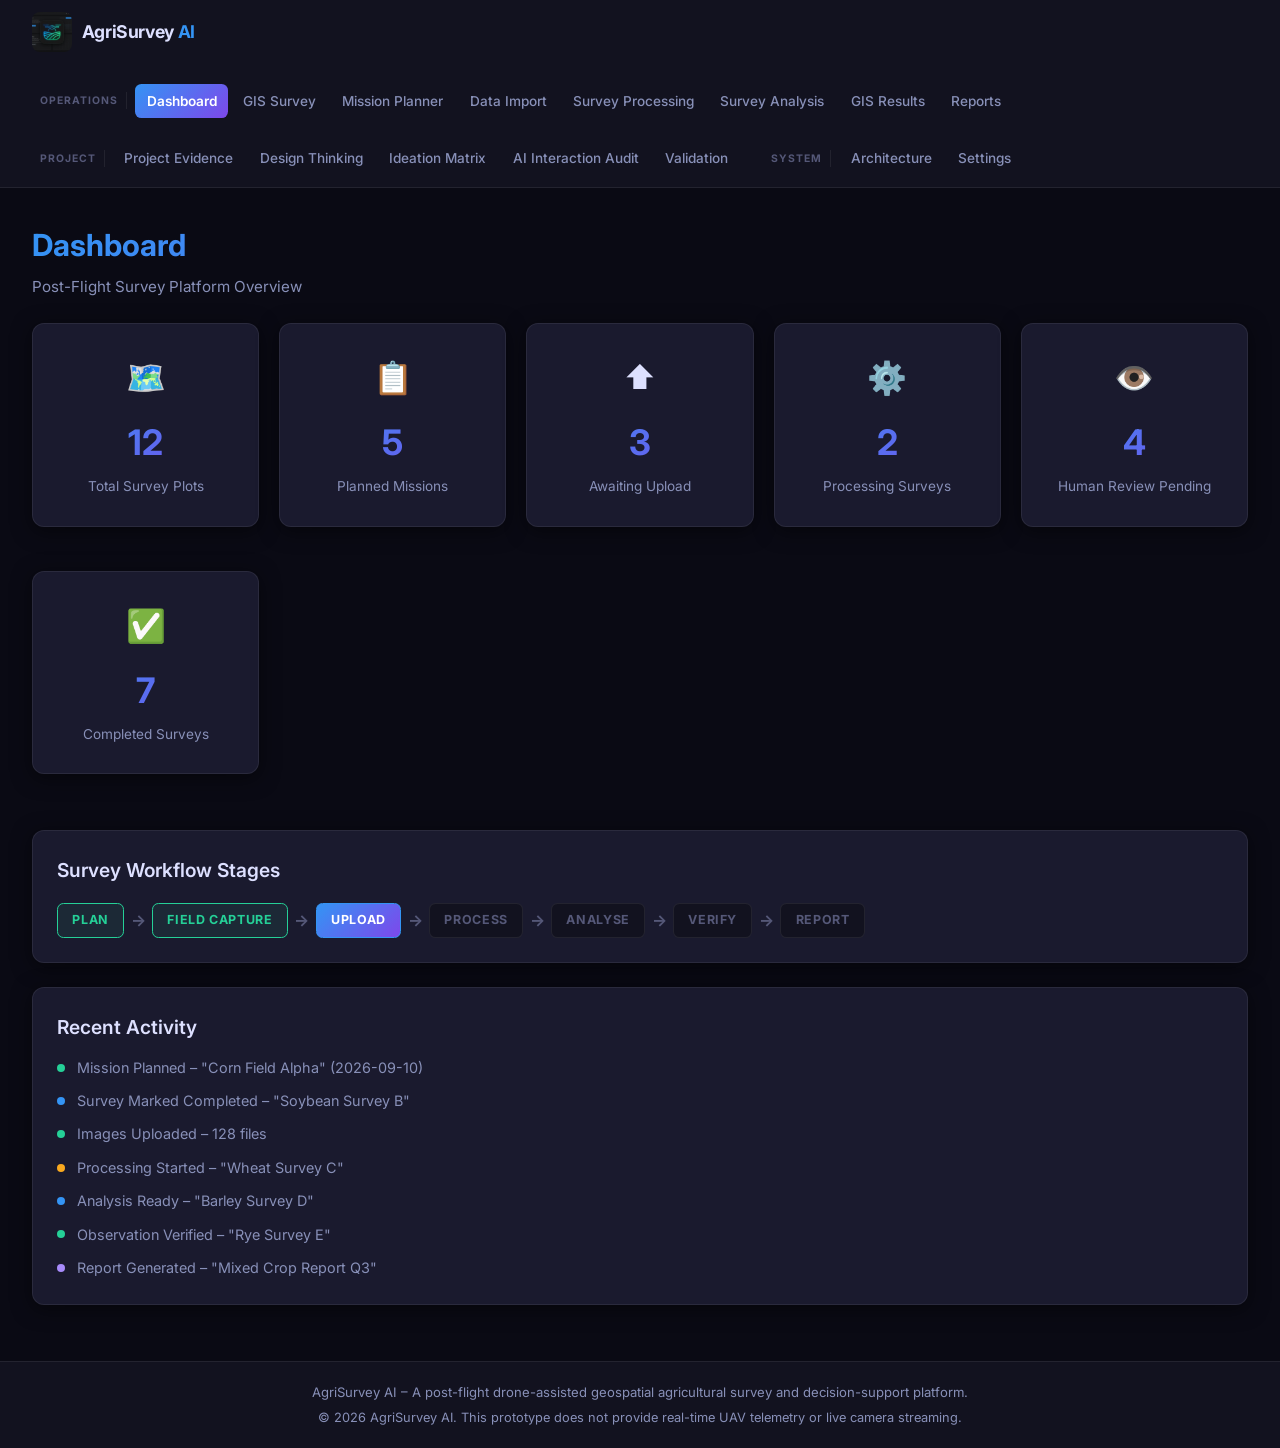
<file: index.html>
<!DOCTYPE html>
<html lang="en">
<head>
  <meta charset="UTF-8" />
  <meta name="viewport" content="width=device-width, initial-scale=1.0" />
  <title>AgriSurvey AI – Dashboard</title>
  <meta name="description" content="AgriSurvey AI – post-flight drone-assisted geospatial agricultural survey and decision-support platform." />
  <link rel="stylesheet" href="style.css" />
</head>
<body>

  <header>
    <div class="header-inner">
      <div class="brand">
        <img src="logo.jpg" alt="AgriSurvey AI" class="logo-img" />
        <span class="brand-name">AgriSurvey <span class="brand-accent">AI</span></span>
      </div>
      <nav>
        <div class="nav-group">
          <span class="nav-label">OPERATIONS</span>
          <a href="index.html" class="active">Dashboard</a>
          <a href="gis_survey.html">GIS Survey</a>
          <a href="mission_planner.html">Mission Planner</a>
          <a href="data_import.html">Data Import</a>
          <a href="processing.html">Survey Processing</a>
          <a href="survey_analysis.html">Survey Analysis</a>
          <a href="gis_results.html">GIS Results</a>
          <a href="reports.html">Reports</a>
        </div>
        <div class="nav-group">
          <span class="nav-label">PROJECT</span>
          <a href="evidence.html">Project Evidence</a>
          <a href="design_thinking.html">Design Thinking</a>
          <a href="ideation.html">Ideation Matrix</a>
          <a href="ai_audit.html">AI Interaction Audit</a>
          <a href="validation.html">Validation</a>
        </div>
        <div class="nav-group">
          <span class="nav-label">SYSTEM</span>
          <a href="architecture.html">Architecture</a>
          <a href="settings.html">Settings</a>
        </div>
      </nav>
    </div>
  </header>

  <main class="main-content">
    <h1>Dashboard</h1>
    <p class="subtitle">Post-Flight Survey Platform Overview</p>

    <div class="grid-3" style="margin-top:1.5rem;">
      <div class="card stat-card">
        <div class="stat-icon">🗺️</div>
        <div class="stat-value">12</div>
        <div class="stat-label">Total Survey Plots</div>
      </div>
      <div class="card stat-card">
        <div class="stat-icon">📋</div>
        <div class="stat-value">5</div>
        <div class="stat-label">Planned Missions</div>
      </div>
      <div class="card stat-card">
        <div class="stat-icon">⬆️</div>
        <div class="stat-value">3</div>
        <div class="stat-label">Awaiting Upload</div>
      </div>
      <div class="card stat-card">
        <div class="stat-icon">⚙️</div>
        <div class="stat-value">2</div>
        <div class="stat-label">Processing Surveys</div>
      </div>
      <div class="card stat-card">
        <div class="stat-icon">👁️</div>
        <div class="stat-value">4</div>
        <div class="stat-label">Human Review Pending</div>
      </div>
      <div class="card stat-card">
        <div class="stat-icon">✅</div>
        <div class="stat-value">7</div>
        <div class="stat-label">Completed Surveys</div>
      </div>
    </div>

    <!-- Project Workflow Banner -->
    <div class="card" style="margin-top:2rem;">
      <h2>Survey Workflow Stages</h2>
      <div class="workflow-bar">
        <div class="wf-step done">PLAN</div>
        <div class="wf-arrow">→</div>
        <div class="wf-step done">FIELD CAPTURE</div>
        <div class="wf-arrow">→</div>
        <div class="wf-step active">UPLOAD</div>
        <div class="wf-arrow">→</div>
        <div class="wf-step">PROCESS</div>
        <div class="wf-arrow">→</div>
        <div class="wf-step">ANALYSE</div>
        <div class="wf-arrow">→</div>
        <div class="wf-step">VERIFY</div>
        <div class="wf-arrow">→</div>
        <div class="wf-step">REPORT</div>
      </div>
    </div>

    <!-- Recent Activity -->
    <div class="card">
      <h2>Recent Activity</h2>
      <ul class="activity-list">
        <li><span class="act-dot green"></span> Mission Planned – "Corn Field Alpha" (2026-09-10)</li>
        <li><span class="act-dot blue"></span> Survey Marked Completed – "Soybean Survey B"</li>
        <li><span class="act-dot green"></span> Images Uploaded – 128 files</li>
        <li><span class="act-dot yellow"></span> Processing Started – "Wheat Survey C"</li>
        <li><span class="act-dot blue"></span> Analysis Ready – "Barley Survey D"</li>
        <li><span class="act-dot green"></span> Observation Verified – "Rye Survey E"</li>
        <li><span class="act-dot purple"></span> Report Generated – "Mixed Crop Report Q3"</li>
      </ul>
    </div>
  </main>

  <footer>
    <p>AgriSurvey AI – A post-flight drone-assisted geospatial agricultural survey and decision-support platform.</p>
    <p style="margin-top:0.25rem; font-size:0.8rem; color:var(--text-secondary);">&copy; 2026 AgriSurvey AI. This prototype does not provide real-time UAV telemetry or live camera streaming.</p>
  </footer>

</body>
</html>
</file>
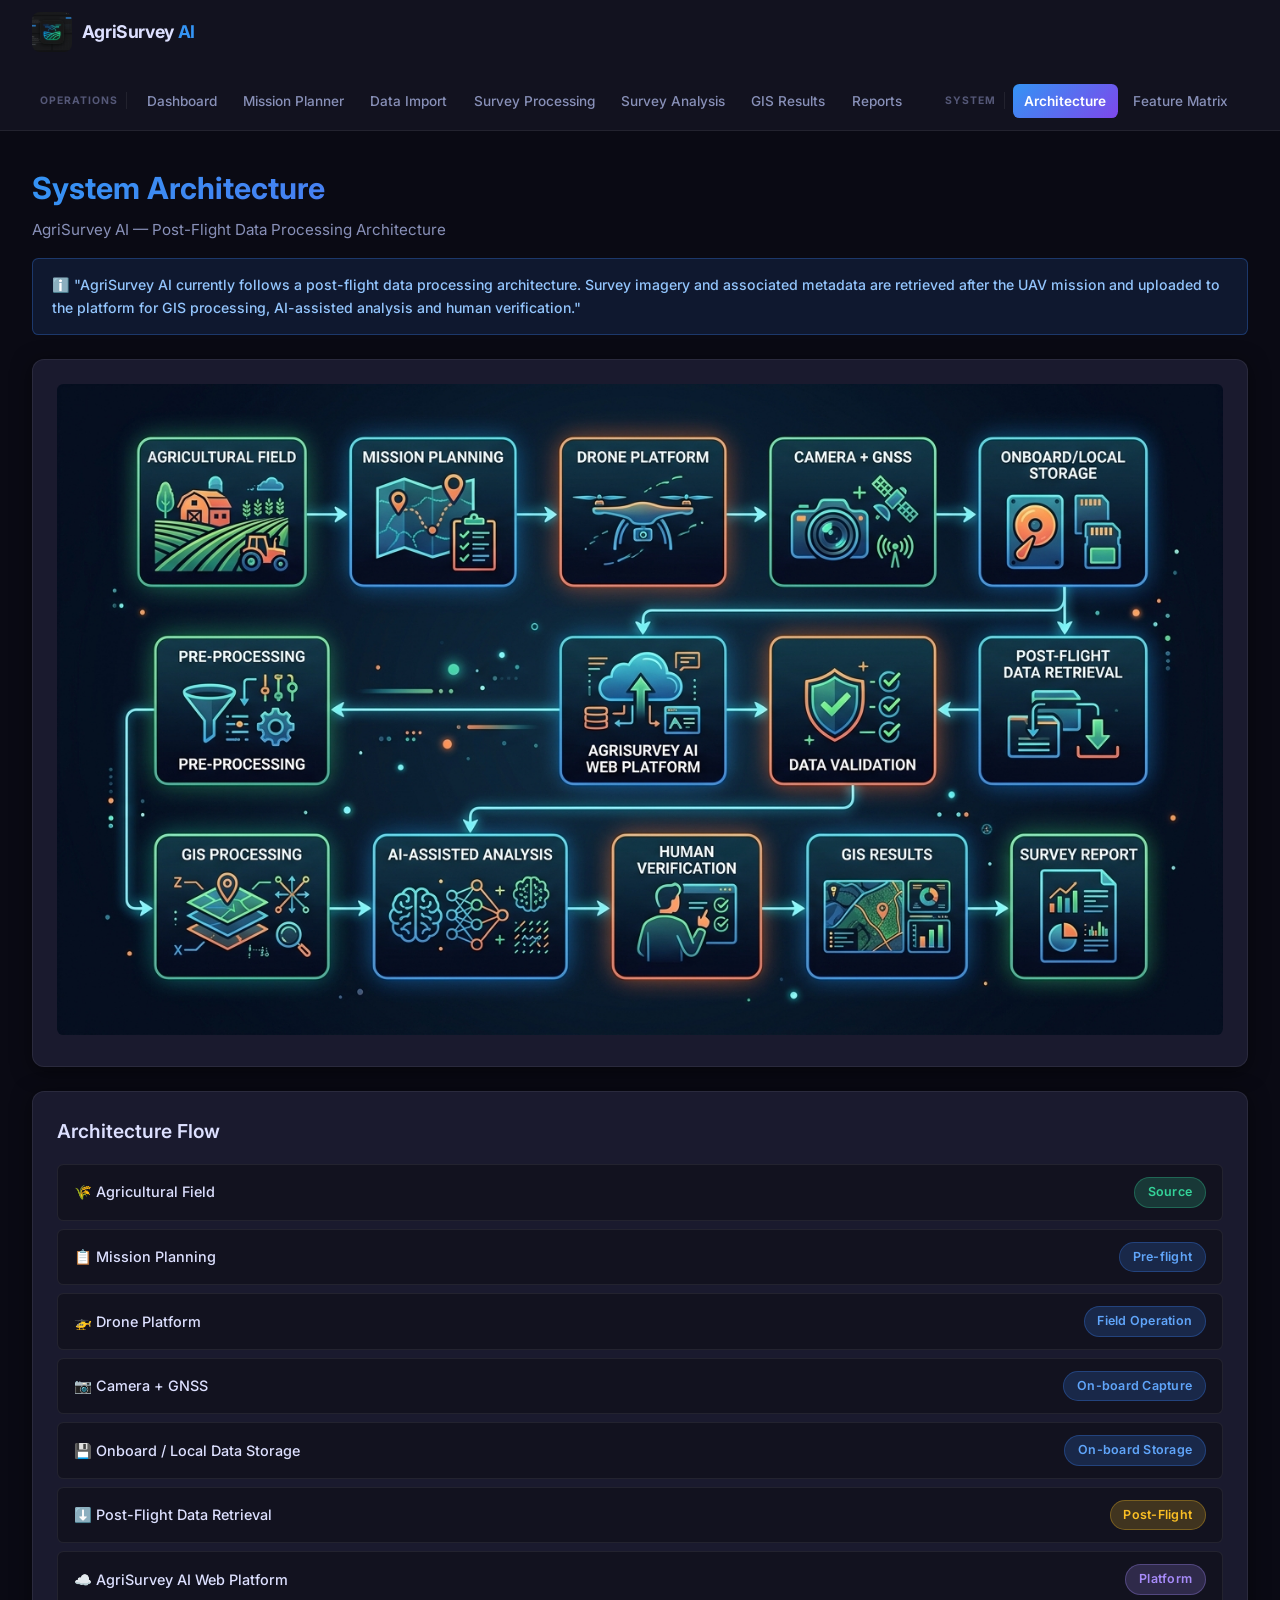
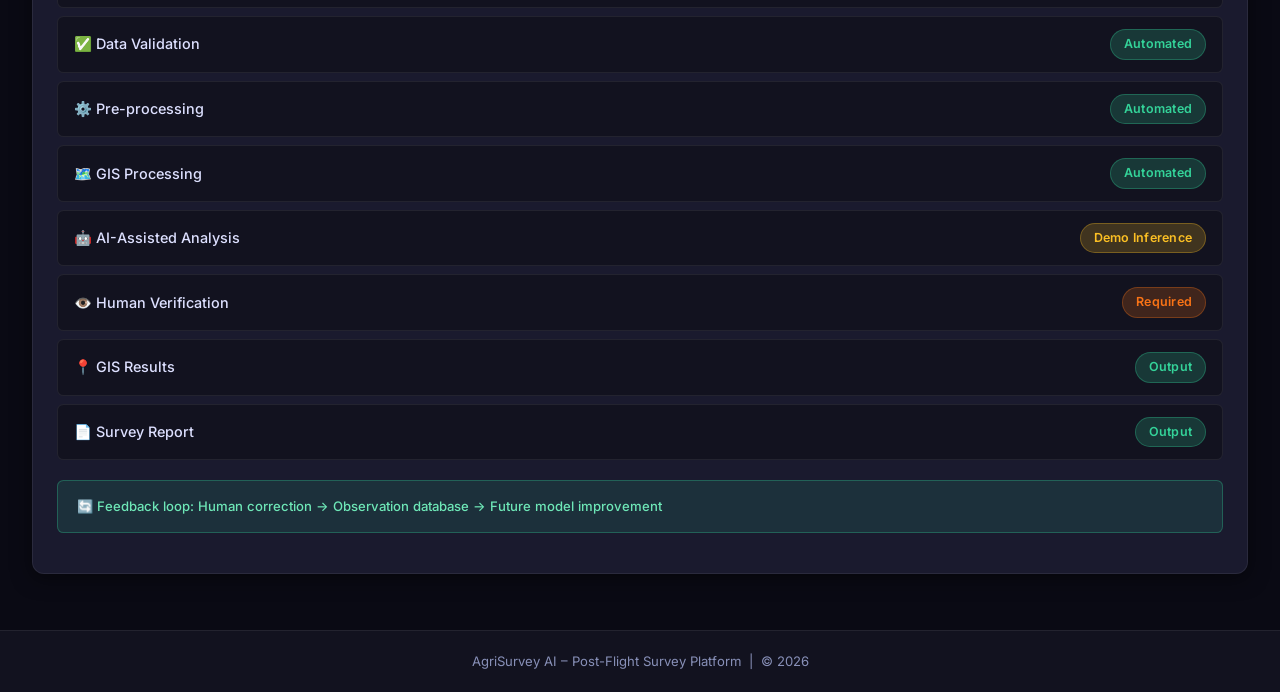
<file: architecture.html>
<!DOCTYPE html>
<html lang="en">
<head>
  <meta charset="UTF-8" />
  <meta name="viewport" content="width=device-width, initial-scale=1.0" />
  <title>AgriSurvey AI – Architecture</title>
  <meta name="description" content="System architecture for AgriSurvey AI post-flight survey platform." />
  <link rel="stylesheet" href="style.css" />
</head>
<body>
  <header>
    <div class="header-inner">
      <div class="brand">
        <img src="logo.jpg" alt="AgriSurvey AI" class="logo-img" />
        <span class="brand-name">AgriSurvey <span class="brand-accent">AI</span></span>
      </div>
      <nav>
        <div class="nav-group">
          <span class="nav-label">OPERATIONS</span>
          <a href="index.html">Dashboard</a>
          <a href="mission_planner.html">Mission Planner</a>
          <a href="data_import.html">Data Import</a>
          <a href="processing.html">Survey Processing</a>
          <a href="survey_analysis.html">Survey Analysis</a>
          <a href="gis_results.html">GIS Results</a>
          <a href="reports.html">Reports</a>
        </div>
        <div class="nav-group">
          <span class="nav-label">SYSTEM</span>
          <a href="architecture.html" class="active">Architecture</a>
          <a href="feature_matrix.html">Feature Matrix</a>
        </div>
      </nav>
    </div>
  </header>

  <main class="main-content">
    <h1>System Architecture</h1>
    <p class="subtitle">AgriSurvey AI — Post-Flight Data Processing Architecture</p>

    <div class="banner banner-info" style="margin-top:1rem;">
      ℹ️ "AgriSurvey AI currently follows a post-flight data processing architecture. Survey imagery and associated metadata are retrieved after the UAV mission and uploaded to the platform for GIS processing, AI-assisted analysis and human verification."
    </div>

    <div class="card" style="text-align:center; margin-top:1.5rem;">
      <img src="architecture_diagram.jpg" alt="AgriSurvey AI System Architecture Diagram" style="max-width:100%; border-radius:var(--radius-sm);" />
    </div>

    <div class="card">
      <h2>Architecture Flow</h2>
      <div class="pipeline">
        <div class="pipeline-step"><span class="pipeline-step-name">🌾 Agricultural Field</span><span class="badge badge-green">Source</span></div>
        <div class="pipeline-step"><span class="pipeline-step-name">📋 Mission Planning</span><span class="badge badge-blue">Pre-flight</span></div>
        <div class="pipeline-step"><span class="pipeline-step-name">🚁 Drone Platform</span><span class="badge badge-blue">Field Operation</span></div>
        <div class="pipeline-step"><span class="pipeline-step-name">📷 Camera + GNSS</span><span class="badge badge-blue">On-board Capture</span></div>
        <div class="pipeline-step"><span class="pipeline-step-name">💾 Onboard / Local Data Storage</span><span class="badge badge-blue">On-board Storage</span></div>
        <div class="pipeline-step"><span class="pipeline-step-name">⬇️ Post-Flight Data Retrieval</span><span class="badge badge-yellow">Post-Flight</span></div>
        <div class="pipeline-step"><span class="pipeline-step-name">☁️ AgriSurvey AI Web Platform</span><span class="badge badge-purple">Platform</span></div>
        <div class="pipeline-step"><span class="pipeline-step-name">✅ Data Validation</span><span class="badge badge-green">Automated</span></div>
        <div class="pipeline-step"><span class="pipeline-step-name">⚙️ Pre-processing</span><span class="badge badge-green">Automated</span></div>
        <div class="pipeline-step"><span class="pipeline-step-name">🗺️ GIS Processing</span><span class="badge badge-green">Automated</span></div>
        <div class="pipeline-step"><span class="pipeline-step-name">🤖 AI-Assisted Analysis</span><span class="badge badge-yellow">Demo Inference</span></div>
        <div class="pipeline-step"><span class="pipeline-step-name">👁️ Human Verification</span><span class="badge badge-orange">Required</span></div>
        <div class="pipeline-step"><span class="pipeline-step-name">📍 GIS Results</span><span class="badge badge-green">Output</span></div>
        <div class="pipeline-step"><span class="pipeline-step-name">📄 Survey Report</span><span class="badge badge-green">Output</span></div>
      </div>
      <div class="banner banner-success" style="margin-top:1.25rem; font-size:0.82rem;">
        🔄 Feedback loop: Human correction → Observation database → Future model improvement
      </div>
    </div>
  </main>

  <footer>
    <p>AgriSurvey AI – Post-Flight Survey Platform &nbsp;|&nbsp; &copy; 2026</p>
  </footer>
</body>
</html>
</file>
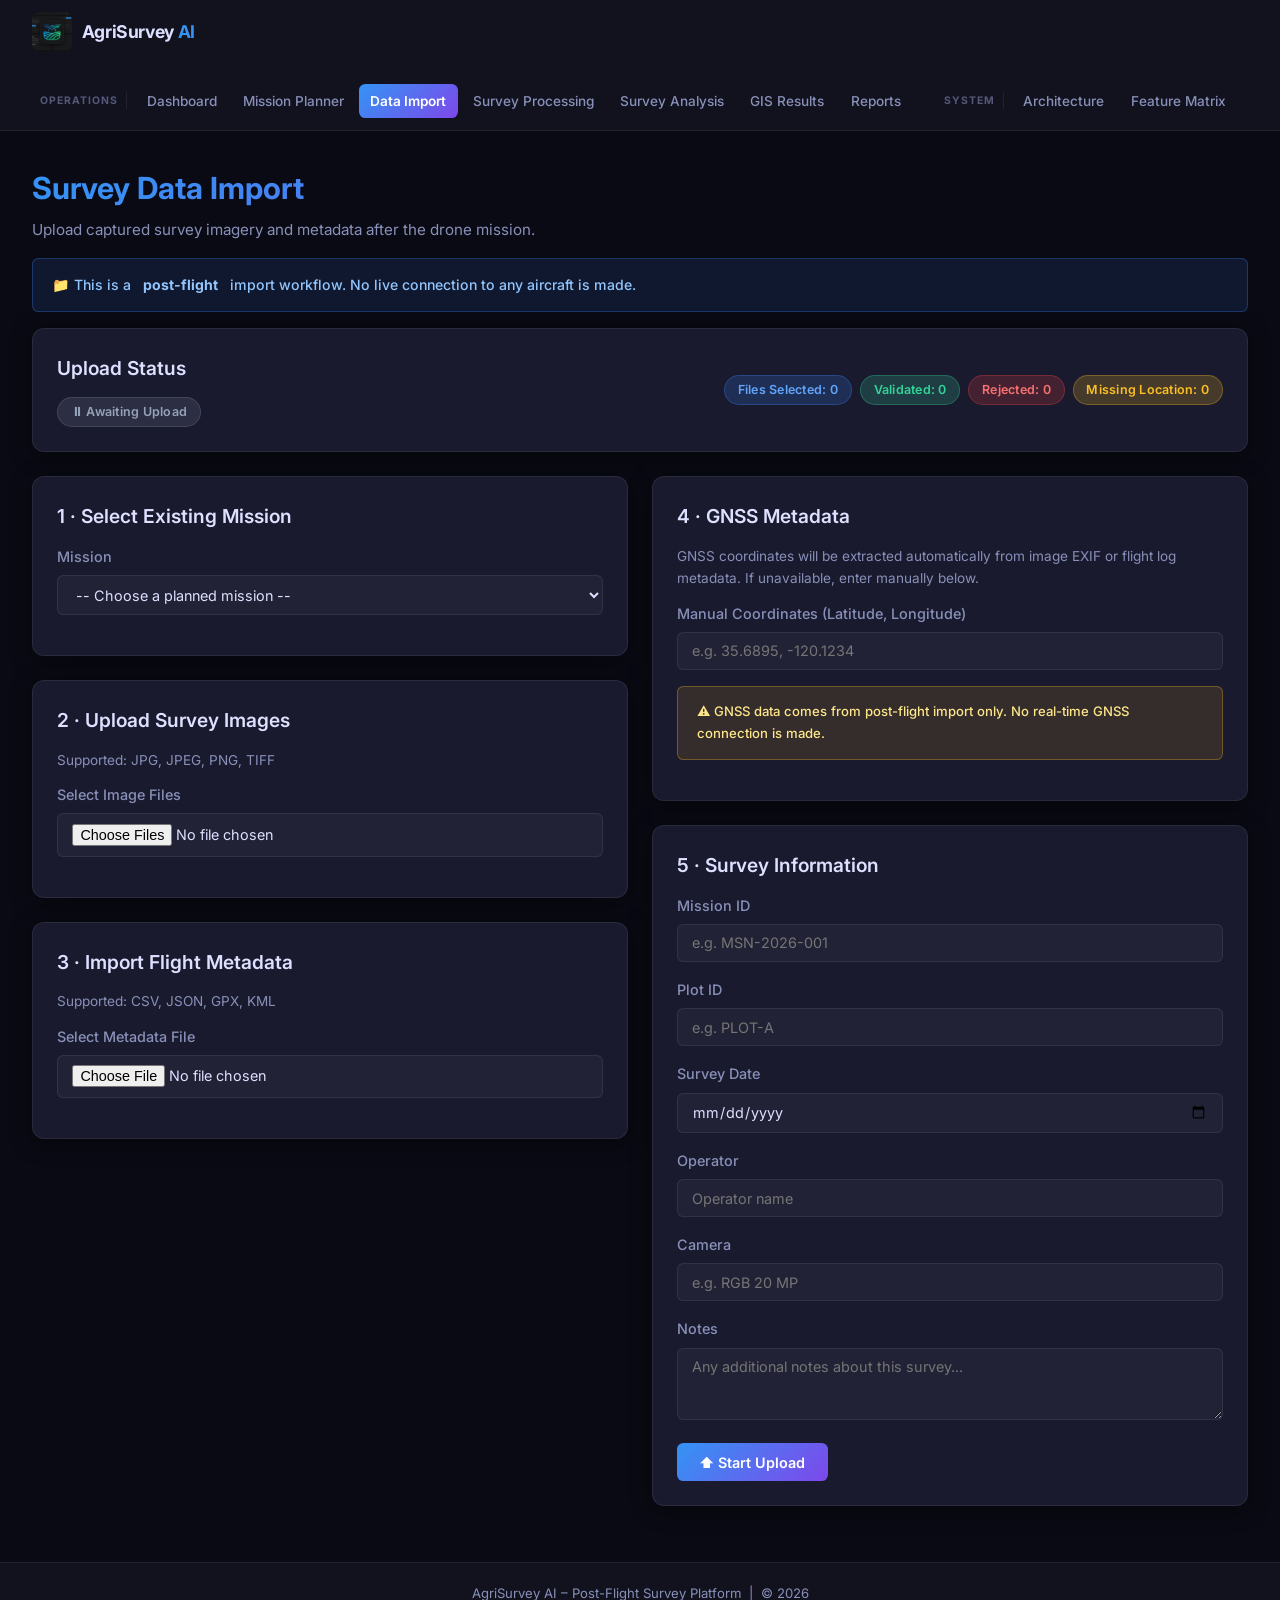
<file: data_import.html>
<!DOCTYPE html>
<html lang="en">
<head>
  <meta charset="UTF-8" />
  <meta name="viewport" content="width=device-width, initial-scale=1.0" />
  <title>AgriSurvey AI – Survey Data Import</title>
  <meta name="description" content="Import post-flight survey images and metadata for processing." />
  <link rel="stylesheet" href="style.css" />
</head>
<body>
  <header>
    <div class="header-inner">
      <div class="brand">
        <img src="logo.jpg" alt="AgriSurvey AI" class="logo-img" />
        <span class="brand-name">AgriSurvey <span class="brand-accent">AI</span></span>
      </div>
      <nav>
        <div class="nav-group">
          <span class="nav-label">OPERATIONS</span>
          <a href="index.html">Dashboard</a>
          <a href="mission_planner.html">Mission Planner</a>
          <a href="data_import.html" class="active">Data Import</a>
          <a href="processing.html">Survey Processing</a>
          <a href="survey_analysis.html">Survey Analysis</a>
          <a href="gis_results.html">GIS Results</a>
          <a href="reports.html">Reports</a>
        </div>
        <div class="nav-group">
          <span class="nav-label">SYSTEM</span>
          <a href="architecture.html">Architecture</a>
          <a href="feature_matrix.html">Feature Matrix</a>
        </div>
      </nav>
    </div>
  </header>

  <main class="main-content">
    <h1>Survey Data Import</h1>
    <p class="subtitle">Upload captured survey imagery and metadata after the drone mission.</p>

    <div class="banner banner-info" style="margin-top:1rem;">
      📁 This is a <strong>post-flight</strong> import workflow. No live connection to any aircraft is made.
    </div>

    <!-- Upload Status -->
    <div class="card" style="display:flex; align-items:center; justify-content:space-between; flex-wrap:wrap; gap:1rem;">
      <div>
        <h2>Upload Status</h2>
        <span class="badge badge-gray" id="statusBadge">⏸ Awaiting Upload</span>
      </div>
      <div style="display:flex; gap:0.5rem; flex-wrap:wrap;" id="statsRow" style="display:none;">
        <span class="badge badge-blue" id="statSelected">Files Selected: 0</span>
        <span class="badge badge-green" id="statValidated">Validated: 0</span>
        <span class="badge badge-red" id="statRejected">Rejected: 0</span>
        <span class="badge badge-yellow" id="statNoLocation">Missing Location: 0</span>
      </div>
    </div>

    <div class="grid-2">
      <!-- Left column -->
      <div>
        <div class="card">
          <h2>1 · Select Existing Mission</h2>
          <div class="input-group">
            <label for="missionSelect">Mission</label>
            <select id="missionSelect">
              <option value="">-- Choose a planned mission --</option>
              <option value="mission1">Corn Survey Alpha</option>
              <option value="mission2">Soybean Survey Beta</option>
              <option value="mission3">Wheat Survey Gamma</option>
            </select>
          </div>
        </div>

        <div class="card">
          <h2>2 · Upload Survey Images</h2>
          <p style="font-size:0.85rem; margin-bottom:0.75rem;">Supported: JPG, JPEG, PNG, TIFF</p>
          <div class="input-group">
            <label for="imageFiles">Select Image Files</label>
            <input type="file" id="imageFiles" multiple accept=".jpg,.jpeg,.png,.tif,.tiff" />
          </div>
        </div>

        <div class="card">
          <h2>3 · Import Flight Metadata</h2>
          <p style="font-size:0.85rem; margin-bottom:0.75rem;">Supported: CSV, JSON, GPX, KML</p>
          <div class="input-group">
            <label for="metadataFile">Select Metadata File</label>
            <input type="file" id="metadataFile" accept=".csv,.json,.gpx,.kml" />
          </div>
        </div>
      </div>

      <!-- Right column -->
      <div>
        <div class="card">
          <h2>4 · GNSS Metadata</h2>
          <p style="font-size:0.85rem; margin-bottom:0.75rem;">GNSS coordinates will be extracted automatically from image EXIF or flight log metadata. If unavailable, enter manually below.</p>
          <div class="input-group">
            <label for="manualCoords">Manual Coordinates (Latitude, Longitude)</label>
            <input type="text" id="manualCoords" placeholder="e.g. 35.6895, -120.1234" />
          </div>
          <div class="banner banner-warn" style="font-size:0.82rem;">
            ⚠️ GNSS data comes from post-flight import only. No real-time GNSS connection is made.
          </div>
        </div>

        <div class="card">
          <h2>5 · Survey Information</h2>
          <div class="input-group">
            <label>Mission ID</label>
            <input type="text" placeholder="e.g. MSN-2026-001" />
          </div>
          <div class="input-group">
            <label>Plot ID</label>
            <input type="text" placeholder="e.g. PLOT-A" />
          </div>
          <div class="input-group">
            <label>Survey Date</label>
            <input type="date" />
          </div>
          <div class="input-group">
            <label>Operator</label>
            <input type="text" placeholder="Operator name" />
          </div>
          <div class="input-group">
            <label>Camera</label>
            <input type="text" placeholder="e.g. RGB 20 MP" />
          </div>
          <div class="input-group">
            <label>Notes</label>
            <textarea rows="3" placeholder="Any additional notes about this survey..."></textarea>
          </div>

          <button id="startUploadBtn">⬆️ Start Upload</button>
        </div>
      </div>
    </div>
  </main>

  <footer>
    <p>AgriSurvey AI – Post-Flight Survey Platform &nbsp;|&nbsp; &copy; 2026</p>
  </footer>

  <script>
    const badge = document.getElementById('statusBadge');
    const states = [
      ['⬆️ Uploading',          'badge-yellow'],
      ['🔍 Validating',         'badge-orange'],
      ['✅ Ready For Processing','badge-green'],
    ];

    document.getElementById('imageFiles').addEventListener('change', e => {
      document.getElementById('statSelected').textContent = 'Files Selected: ' + e.target.files.length;
      document.getElementById('statsRow').style.display = 'flex';
    });

    document.getElementById('startUploadBtn').addEventListener('click', () => {
      let i = 0;
      function next() {
        if (i >= states.length) return;
        badge.textContent = states[i][0];
        badge.className = 'badge ' + states[i][1];
        i++;
        if (i < states.length) setTimeout(next, 1600);
        else {
          document.getElementById('statValidated').textContent = 'Validated: ' + (document.getElementById('imageFiles').files.length || 12);
          document.getElementById('statRejected').textContent = 'Rejected: 0';
          document.getElementById('statNoLocation').textContent = 'Missing Location: 2';
        }
      }
      next();
    });
  </script>
</body>
</html>
</file>
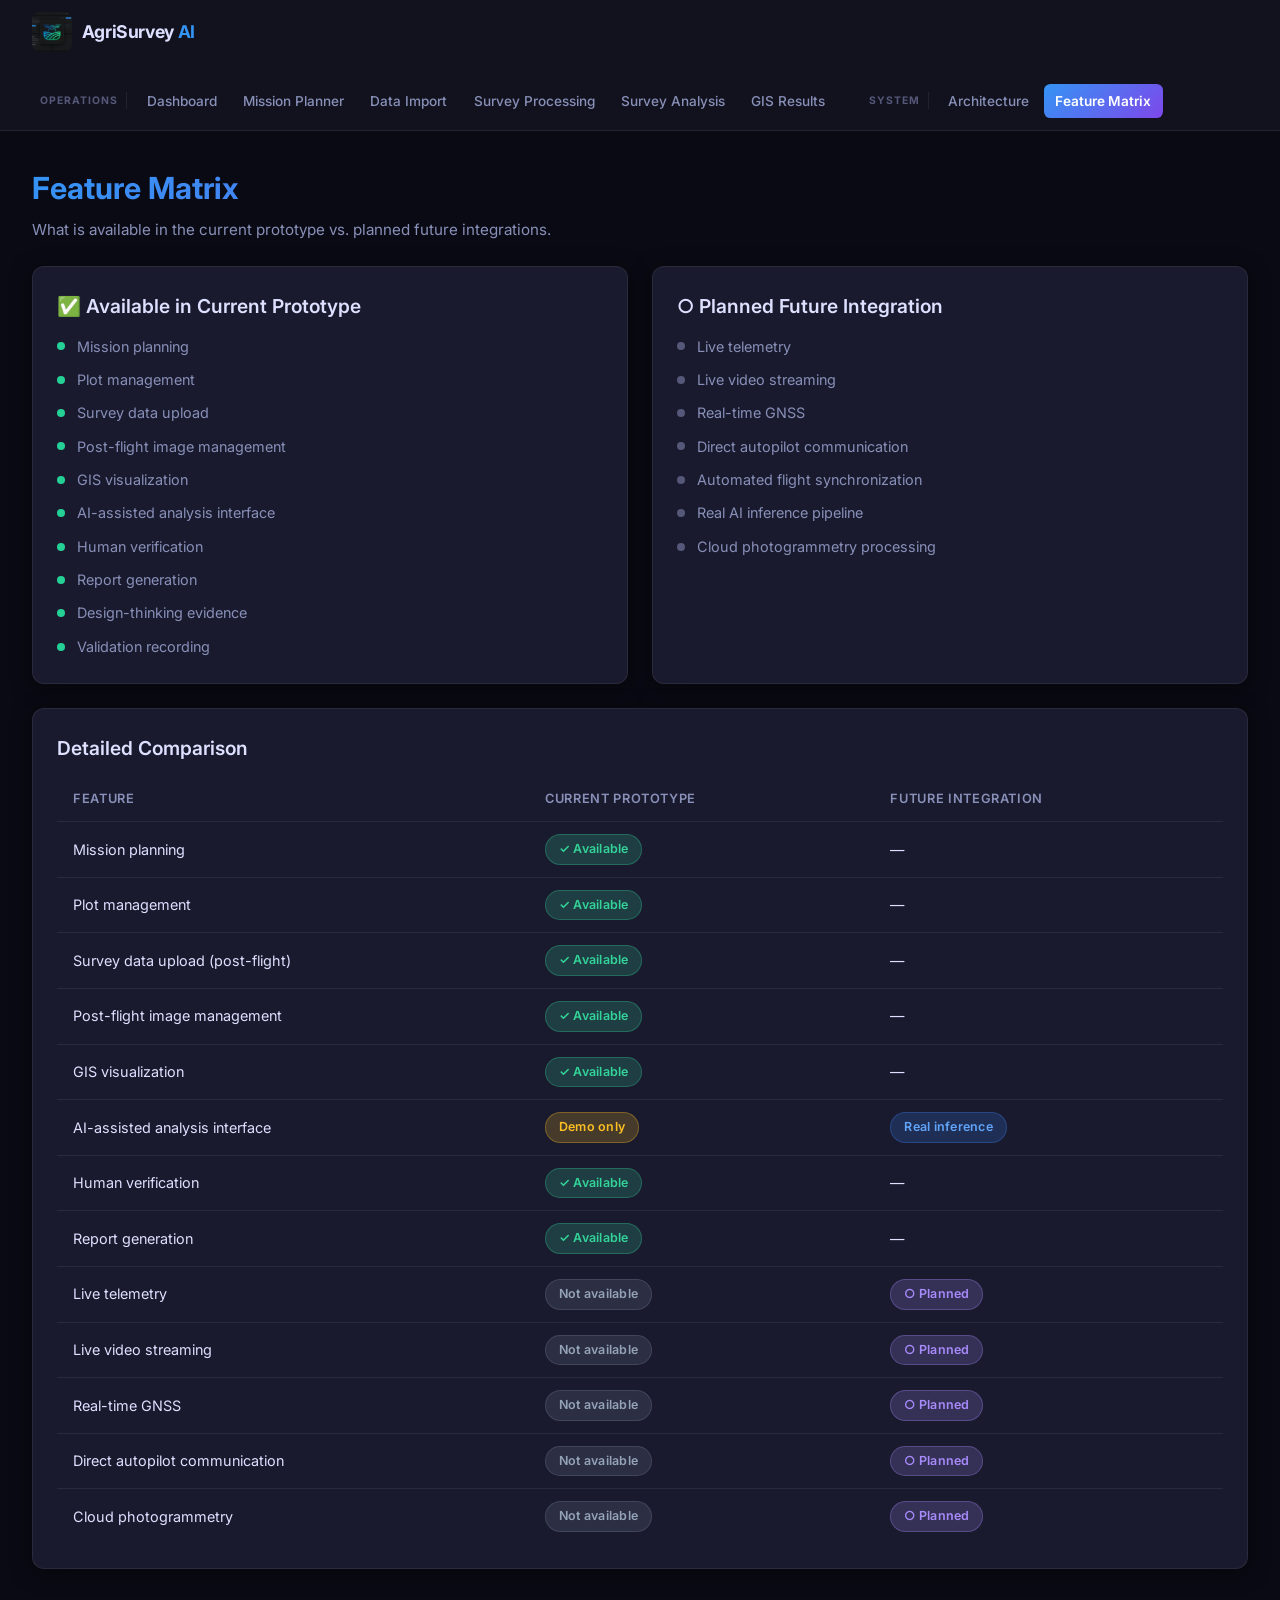
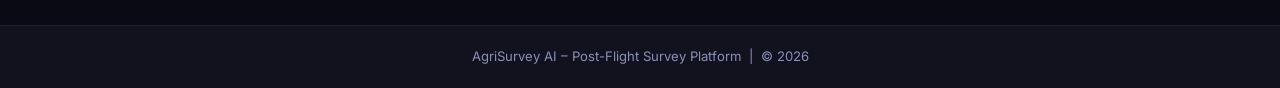
<file: feature_matrix.html>
<!DOCTYPE html>
<html lang="en">
<head>
  <meta charset="UTF-8" />
  <meta name="viewport" content="width=device-width, initial-scale=1.0" />
  <title>AgriSurvey AI – Feature Matrix</title>
  <meta name="description" content="Feature matrix showing available prototype features vs planned future integrations." />
  <link rel="stylesheet" href="style.css" />
</head>
<body>
  <header>
    <div class="header-inner">
      <div class="brand">
        <img src="logo.jpg" alt="AgriSurvey AI" class="logo-img" />
        <span class="brand-name">AgriSurvey <span class="brand-accent">AI</span></span>
      </div>
      <nav>
        <div class="nav-group">
          <span class="nav-label">OPERATIONS</span>
          <a href="index.html">Dashboard</a>
          <a href="mission_planner.html">Mission Planner</a>
          <a href="data_import.html">Data Import</a>
          <a href="processing.html">Survey Processing</a>
          <a href="survey_analysis.html">Survey Analysis</a>
          <a href="gis_results.html">GIS Results</a>
        </div>
        <div class="nav-group">
          <span class="nav-label">SYSTEM</span>
          <a href="architecture.html">Architecture</a>
          <a href="feature_matrix.html" class="active">Feature Matrix</a>
        </div>
      </nav>
    </div>
  </header>

  <main class="main-content">
    <h1>Feature Matrix</h1>
    <p class="subtitle">What is available in the current prototype vs. planned future integrations.</p>

    <div class="grid-2" style="margin-top:1.5rem;">
      <div class="card">
        <h2>✅ Available in Current Prototype</h2>
        <ul class="activity-list" style="margin-top:0.5rem;">
          <li><span class="act-dot green"></span> Mission planning</li>
          <li><span class="act-dot green"></span> Plot management</li>
          <li><span class="act-dot green"></span> Survey data upload</li>
          <li><span class="act-dot green"></span> Post-flight image management</li>
          <li><span class="act-dot green"></span> GIS visualization</li>
          <li><span class="act-dot green"></span> AI-assisted analysis interface</li>
          <li><span class="act-dot green"></span> Human verification</li>
          <li><span class="act-dot green"></span> Report generation</li>
          <li><span class="act-dot green"></span> Design-thinking evidence</li>
          <li><span class="act-dot green"></span> Validation recording</li>
        </ul>
      </div>

      <div class="card">
        <h2>○ Planned Future Integration</h2>
        <ul class="activity-list" style="margin-top:0.5rem;">
          <li><span class="act-dot" style="background:var(--text-dim);"></span> Live telemetry</li>
          <li><span class="act-dot" style="background:var(--text-dim);"></span> Live video streaming</li>
          <li><span class="act-dot" style="background:var(--text-dim);"></span> Real-time GNSS</li>
          <li><span class="act-dot" style="background:var(--text-dim);"></span> Direct autopilot communication</li>
          <li><span class="act-dot" style="background:var(--text-dim);"></span> Automated flight synchronization</li>
          <li><span class="act-dot" style="background:var(--text-dim);"></span> Real AI inference pipeline</li>
          <li><span class="act-dot" style="background:var(--text-dim);"></span> Cloud photogrammetry processing</li>
        </ul>
      </div>
    </div>

    <div class="card">
      <h2>Detailed Comparison</h2>
      <table class="data-table">
        <thead>
          <tr>
            <th>Feature</th>
            <th>Current Prototype</th>
            <th>Future Integration</th>
          </tr>
        </thead>
        <tbody>
          <tr><td>Mission planning</td><td><span class="badge badge-green">✓ Available</span></td><td>—</td></tr>
          <tr><td>Plot management</td><td><span class="badge badge-green">✓ Available</span></td><td>—</td></tr>
          <tr><td>Survey data upload (post-flight)</td><td><span class="badge badge-green">✓ Available</span></td><td>—</td></tr>
          <tr><td>Post-flight image management</td><td><span class="badge badge-green">✓ Available</span></td><td>—</td></tr>
          <tr><td>GIS visualization</td><td><span class="badge badge-green">✓ Available</span></td><td>—</td></tr>
          <tr><td>AI-assisted analysis interface</td><td><span class="badge badge-yellow">Demo only</span></td><td><span class="badge badge-blue">Real inference</span></td></tr>
          <tr><td>Human verification</td><td><span class="badge badge-green">✓ Available</span></td><td>—</td></tr>
          <tr><td>Report generation</td><td><span class="badge badge-green">✓ Available</span></td><td>—</td></tr>
          <tr><td>Live telemetry</td><td><span class="badge badge-gray">Not available</span></td><td><span class="badge badge-purple">○ Planned</span></td></tr>
          <tr><td>Live video streaming</td><td><span class="badge badge-gray">Not available</span></td><td><span class="badge badge-purple">○ Planned</span></td></tr>
          <tr><td>Real-time GNSS</td><td><span class="badge badge-gray">Not available</span></td><td><span class="badge badge-purple">○ Planned</span></td></tr>
          <tr><td>Direct autopilot communication</td><td><span class="badge badge-gray">Not available</span></td><td><span class="badge badge-purple">○ Planned</span></td></tr>
          <tr><td>Cloud photogrammetry</td><td><span class="badge badge-gray">Not available</span></td><td><span class="badge badge-purple">○ Planned</span></td></tr>
        </tbody>
      </table>
    </div>
  </main>

  <footer>
    <p>AgriSurvey AI – Post-Flight Survey Platform &nbsp;|&nbsp; &copy; 2026</p>
  </footer>
</body>
</html>
</file>
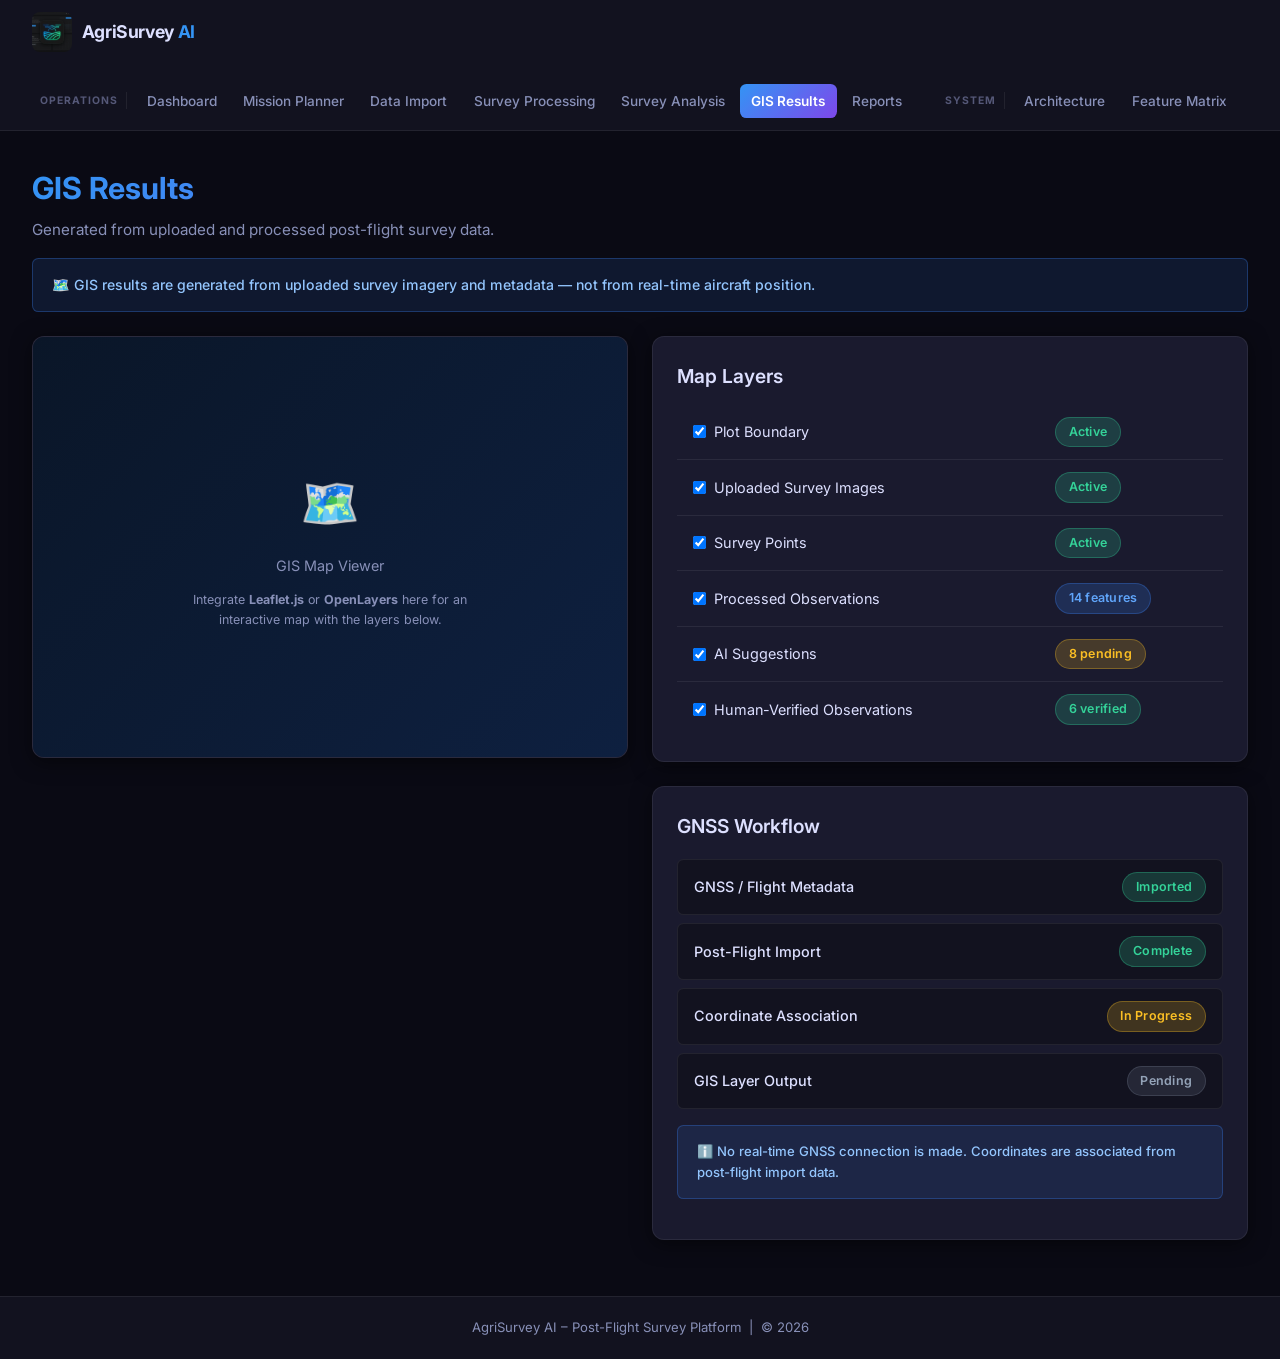
<file: gis_results.html>
<!DOCTYPE html>
<html lang="en">
<head>
  <meta charset="UTF-8" />
  <meta name="viewport" content="width=device-width, initial-scale=1.0" />
  <title>AgriSurvey AI – GIS Results</title>
  <meta name="description" content="GIS results generated from uploaded and processed survey data." />
  <link rel="stylesheet" href="style.css" />
</head>
<body>
  <header>
    <div class="header-inner">
      <div class="brand">
        <img src="logo.jpg" alt="AgriSurvey AI" class="logo-img" />
        <span class="brand-name">AgriSurvey <span class="brand-accent">AI</span></span>
      </div>
      <nav>
        <div class="nav-group">
          <span class="nav-label">OPERATIONS</span>
          <a href="index.html">Dashboard</a>
          <a href="mission_planner.html">Mission Planner</a>
          <a href="data_import.html">Data Import</a>
          <a href="processing.html">Survey Processing</a>
          <a href="survey_analysis.html">Survey Analysis</a>
          <a href="gis_results.html" class="active">GIS Results</a>
          <a href="reports.html">Reports</a>
        </div>
        <div class="nav-group">
          <span class="nav-label">SYSTEM</span>
          <a href="architecture.html">Architecture</a>
          <a href="feature_matrix.html">Feature Matrix</a>
        </div>
      </nav>
    </div>
  </header>

  <main class="main-content">
    <h1>GIS Results</h1>
    <p class="subtitle">Generated from uploaded and processed post-flight survey data.</p>

    <div class="banner banner-info" style="margin-top:1rem;">
      🗺️ GIS results are generated from uploaded survey imagery and metadata — not from real-time aircraft position.
    </div>

    <div class="split" style="margin-top:1.5rem;">
      <div>
        <!-- Map Placeholder -->
        <div class="card" style="padding:0; overflow:hidden;">
          <div style="background:linear-gradient(135deg, #0a1628, #0e2040); height:420px; display:flex; flex-direction:column; align-items:center; justify-content:center; color:var(--text-dim); gap:0.75rem;">
            <div style="font-size:3rem;">🗺️</div>
            <p style="font-size:0.9rem;">GIS Map Viewer</p>
            <p style="font-size:0.78rem; text-align:center; max-width:280px;">Integrate <strong>Leaflet.js</strong> or <strong>OpenLayers</strong> here for an interactive map with the layers below.</p>
          </div>
        </div>
      </div>

      <div>
        <div class="card">
          <h2>Map Layers</h2>
          <table class="data-table">
            <tbody>
              <tr>
                <td><label style="display:flex; align-items:center; gap:0.5rem; cursor:pointer;"><input type="checkbox" checked /> Plot Boundary</label></td>
                <td><span class="badge badge-green">Active</span></td>
              </tr>
              <tr>
                <td><label style="display:flex; align-items:center; gap:0.5rem; cursor:pointer;"><input type="checkbox" checked /> Uploaded Survey Images</label></td>
                <td><span class="badge badge-green">Active</span></td>
              </tr>
              <tr>
                <td><label style="display:flex; align-items:center; gap:0.5rem; cursor:pointer;"><input type="checkbox" checked /> Survey Points</label></td>
                <td><span class="badge badge-green">Active</span></td>
              </tr>
              <tr>
                <td><label style="display:flex; align-items:center; gap:0.5rem; cursor:pointer;"><input type="checkbox" checked /> Processed Observations</label></td>
                <td><span class="badge badge-blue">14 features</span></td>
              </tr>
              <tr>
                <td><label style="display:flex; align-items:center; gap:0.5rem; cursor:pointer;"><input type="checkbox" checked /> AI Suggestions</label></td>
                <td><span class="badge badge-yellow">8 pending</span></td>
              </tr>
              <tr>
                <td><label style="display:flex; align-items:center; gap:0.5rem; cursor:pointer;"><input type="checkbox" checked /> Human-Verified Observations</label></td>
                <td><span class="badge badge-green">6 verified</span></td>
              </tr>
            </tbody>
          </table>
        </div>

        <div class="card">
          <h2>GNSS Workflow</h2>
          <div class="pipeline">
            <div class="pipeline-step"><span class="pipeline-step-name">GNSS / Flight Metadata</span><span class="badge badge-green">Imported</span></div>
            <div class="pipeline-step"><span class="pipeline-step-name">Post-Flight Import</span><span class="badge badge-green">Complete</span></div>
            <div class="pipeline-step"><span class="pipeline-step-name">Coordinate Association</span><span class="badge badge-yellow">In Progress</span></div>
            <div class="pipeline-step"><span class="pipeline-step-name">GIS Layer Output</span><span class="badge badge-gray">Pending</span></div>
          </div>
          <div class="banner banner-info" style="margin-top:1rem; font-size:0.82rem;">
            ℹ️ No real-time GNSS connection is made. Coordinates are associated from post-flight import data.
          </div>
        </div>
      </div>
    </div>
  </main>

  <footer>
    <p>AgriSurvey AI – Post-Flight Survey Platform &nbsp;|&nbsp; &copy; 2026</p>
  </footer>
</body>
</html>
</file>
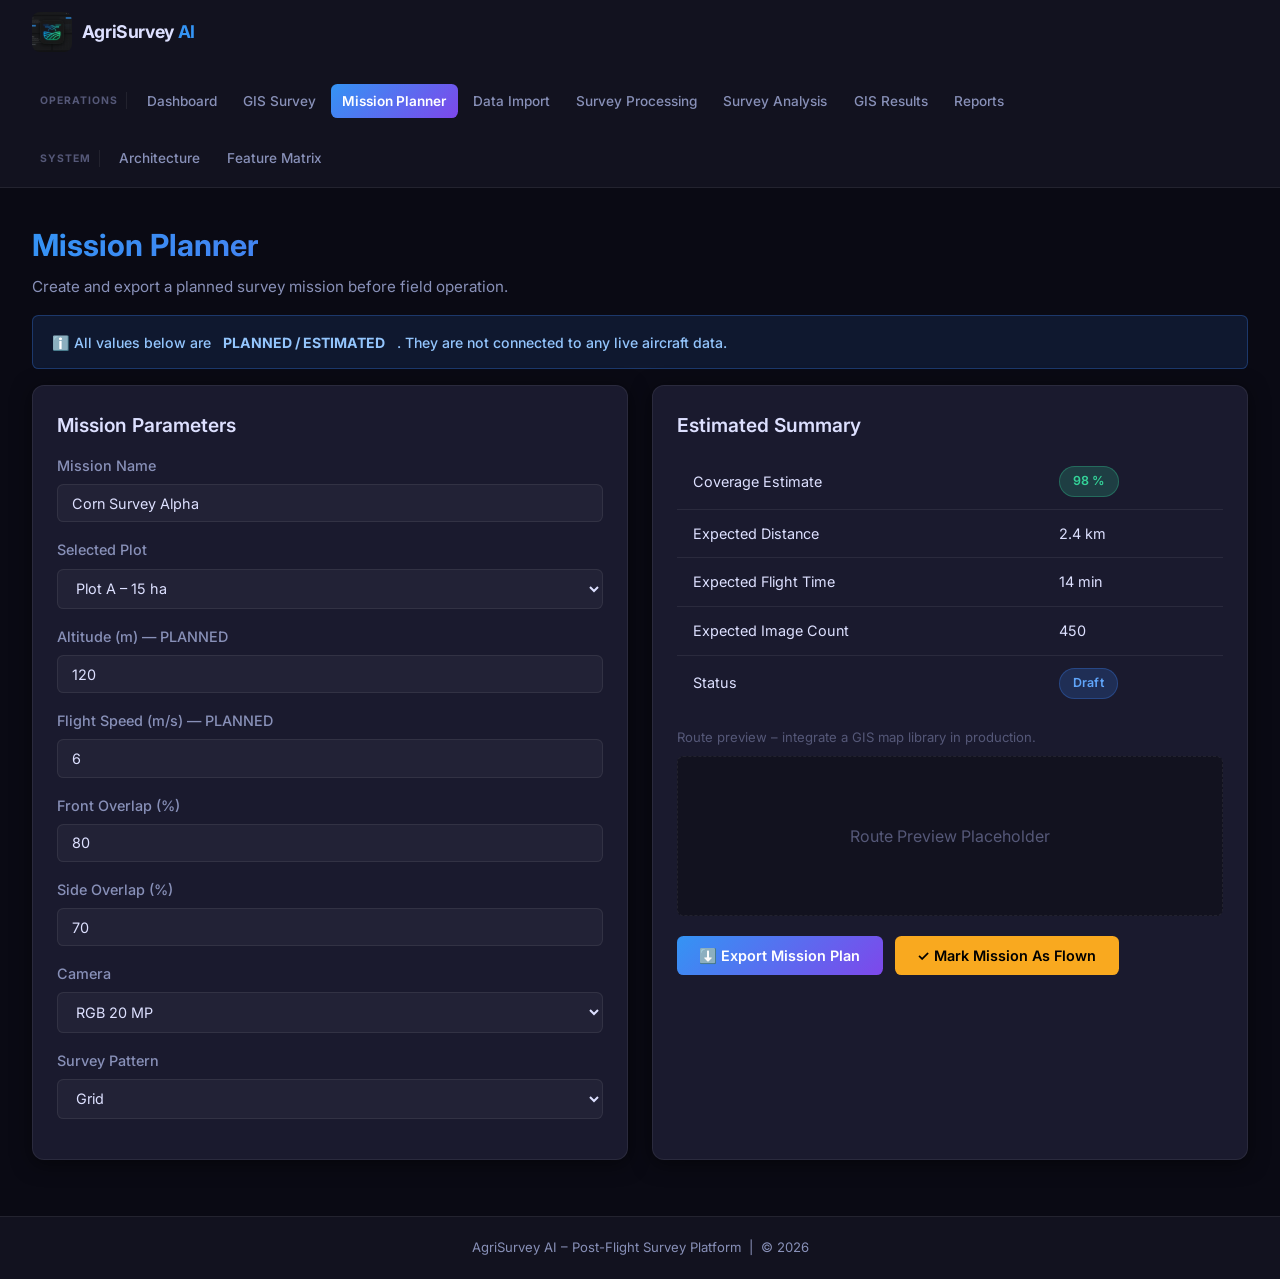
<file: mission_planner.html>
<!DOCTYPE html>
<html lang="en">
<head>
  <meta charset="UTF-8" />
  <meta name="viewport" content="width=device-width, initial-scale=1.0" />
  <title>AgriSurvey AI – Mission Planner</title>
  <meta name="description" content="Plan UAV survey missions with estimated flight parameters before field operation." />
  <link rel="stylesheet" href="style.css" />
</head>
<body>
  <header>
    <div class="header-inner">
      <div class="brand">
        <img src="logo.jpg" alt="AgriSurvey AI" class="logo-img" />
        <span class="brand-name">AgriSurvey <span class="brand-accent">AI</span></span>
      </div>
      <nav>
        <div class="nav-group">
          <span class="nav-label">OPERATIONS</span>
          <a href="index.html">Dashboard</a>
          <a href="gis_survey.html">GIS Survey</a>
          <a href="mission_planner.html" class="active">Mission Planner</a>
          <a href="data_import.html">Data Import</a>
          <a href="processing.html">Survey Processing</a>
          <a href="survey_analysis.html">Survey Analysis</a>
          <a href="gis_results.html">GIS Results</a>
          <a href="reports.html">Reports</a>
        </div>
        <div class="nav-group">
          <span class="nav-label">SYSTEM</span>
          <a href="architecture.html">Architecture</a>
          <a href="feature_matrix.html">Feature Matrix</a>
        </div>
      </nav>
    </div>
  </header>

  <main class="main-content">
    <h1>Mission Planner</h1>
    <p class="subtitle">Create and export a planned survey mission before field operation.</p>

    <div class="banner banner-info" style="margin-top:1rem;">
      ℹ️ All values below are <strong>PLANNED / ESTIMATED</strong>. They are not connected to any live aircraft data.
    </div>

    <div class="grid-2">
      <div class="card">
        <h2>Mission Parameters</h2>
        <div class="input-group">
          <label>Mission Name</label>
          <input type="text" value="Corn Survey Alpha" />
        </div>
        <div class="input-group">
          <label>Selected Plot</label>
          <select>
            <option>Plot A – 15 ha</option>
            <option>Plot B – 22 ha</option>
            <option>Plot C – 8 ha</option>
          </select>
        </div>
        <div class="input-group">
          <label>Altitude (m) — PLANNED</label>
          <input type="number" value="120" />
        </div>
        <div class="input-group">
          <label>Flight Speed (m/s) — PLANNED</label>
          <input type="number" value="6" />
        </div>
        <div class="input-group">
          <label>Front Overlap (%)</label>
          <input type="number" value="80" />
        </div>
        <div class="input-group">
          <label>Side Overlap (%)</label>
          <input type="number" value="70" />
        </div>
        <div class="input-group">
          <label>Camera</label>
          <select>
            <option>RGB 20 MP</option>
            <option>Multispectral 5-Band</option>
            <option>Thermal</option>
          </select>
        </div>
        <div class="input-group">
          <label>Survey Pattern</label>
          <select>
            <option>Grid</option>
            <option>Double Grid</option>
            <option>Perimeter</option>
          </select>
        </div>
      </div>

      <div class="card">
        <h2>Estimated Summary</h2>
        <table class="data-table">
          <tbody>
            <tr><td>Coverage Estimate</td><td><span class="badge badge-green">98 %</span></td></tr>
            <tr><td>Expected Distance</td><td>2.4 km</td></tr>
            <tr><td>Expected Flight Time</td><td>14 min</td></tr>
            <tr><td>Expected Image Count</td><td>450</td></tr>
            <tr><td>Status</td><td><span class="badge badge-blue">Draft</span></td></tr>
          </tbody>
        </table>
        <p style="margin-top:1rem; font-size:0.82rem; color:var(--text-dim);">Route preview – integrate a GIS map library in production.</p>
        <div style="background:var(--surface); height:160px; border-radius:var(--radius-sm); display:flex; align-items:center; justify-content:center; color:var(--text-dim); margin-top:0.5rem; border:1px dashed var(--border);">
          Route Preview Placeholder
        </div>

        <div style="margin-top:1.25rem; display:flex; gap:0.75rem; flex-wrap:wrap;">
          <button id="exportBtn">⬇️ Export Mission Plan</button>
          <button class="btn-warn" id="markFlownBtn">✓ Mark Mission As Flown</button>
        </div>
        <p id="statusMsg" style="margin-top:1rem; font-size:0.88rem;"></p>
      </div>
    </div>
  </main>

  <footer>
    <p>AgriSurvey AI – Post-Flight Survey Platform &nbsp;|&nbsp; &copy; 2026</p>
  </footer>

  <script>
    document.getElementById('exportBtn').addEventListener('click', () => {
      const mission = {
        name: 'Corn Survey Alpha', plot: 'Plot A – 15 ha',
        altitude_m: 120, speed_ms: 6, frontOverlap: 80, sideOverlap: 70,
        camera: 'RGB 20 MP', pattern: 'Grid', coveragePct: 98,
        expectedDistanceKm: 2.4, expectedFlightTimeMin: 14, expectedImageCount: 450,
        status: 'Planned', note: 'All values are PLANNED/ESTIMATED only.'
      };
      const blob = new Blob([JSON.stringify(mission, null, 2)], {type:'application/json'});
      const a = Object.assign(document.createElement('a'), {href: URL.createObjectURL(blob), download: 'mission_plan.json'});
      a.click(); URL.revokeObjectURL(a.href);
    });

    document.getElementById('markFlownBtn').addEventListener('click', () => {
      const msg = document.getElementById('statusMsg');
      msg.innerHTML = '<span class="badge badge-yellow">⏳ Awaiting Survey Data Upload</span> &nbsp; Mission marked as flown. Please proceed to Data Import to upload your captured survey files.';
    });
  </script>
</body>
</html>
</file>
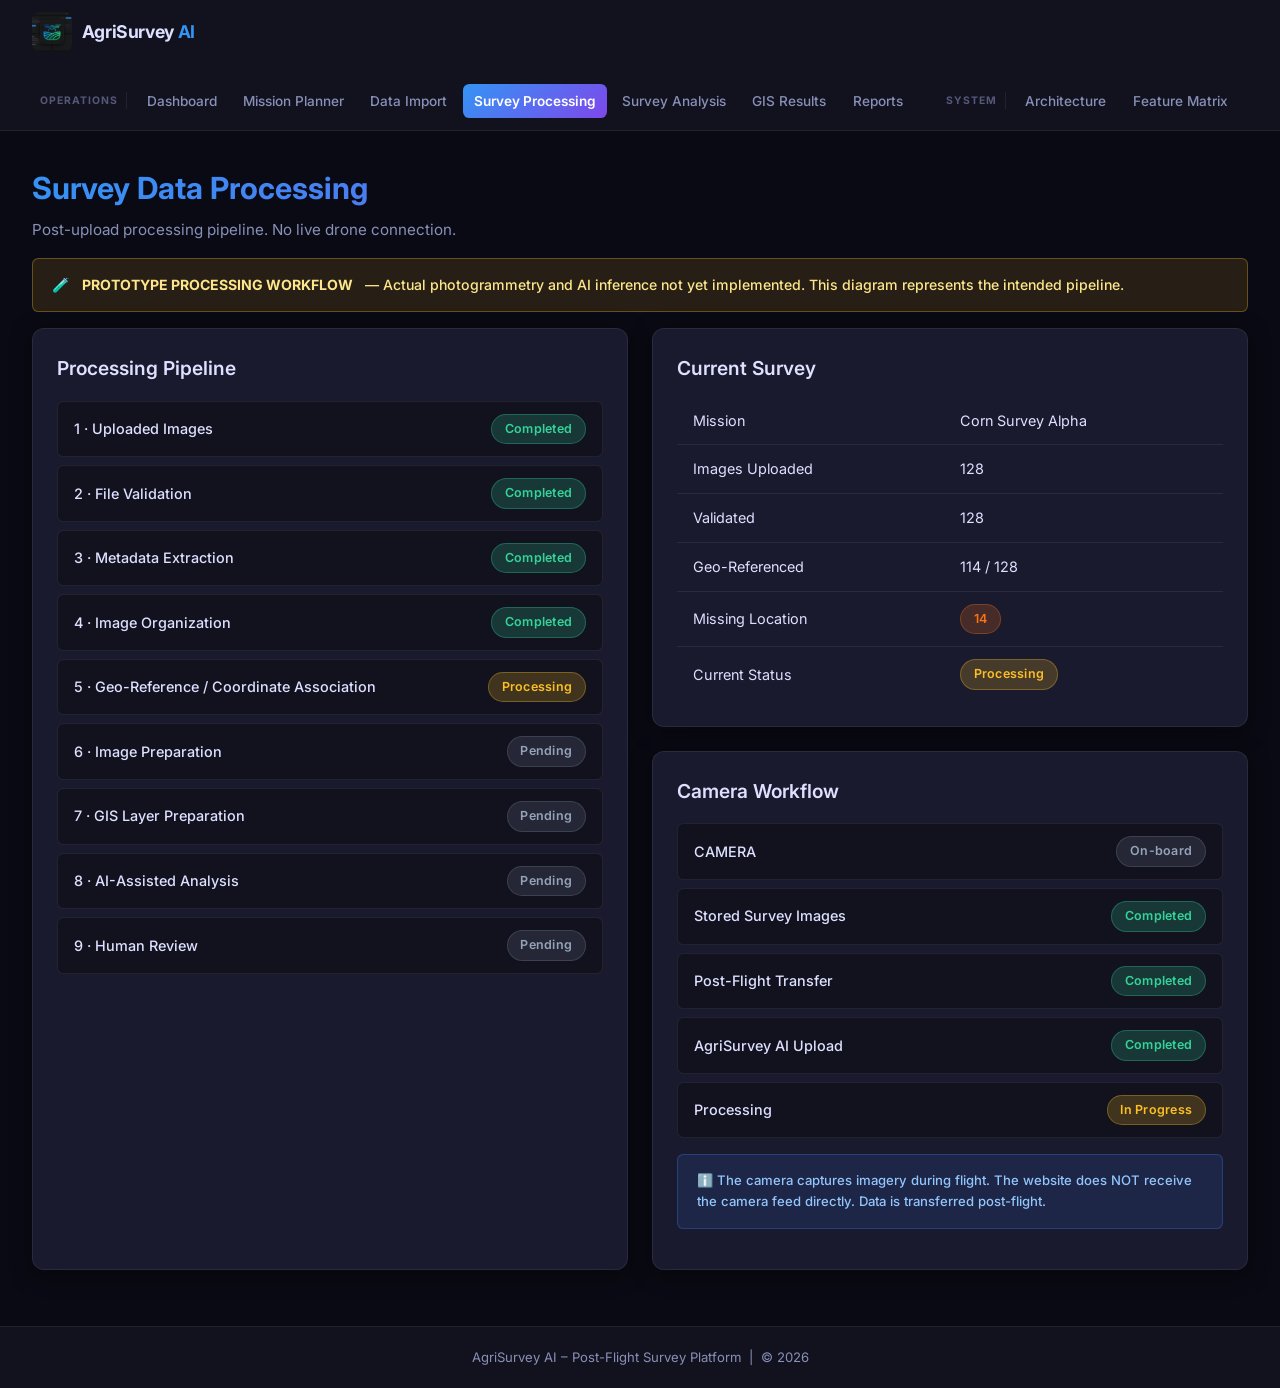
<file: processing.html>
<!DOCTYPE html>
<html lang="en">
<head>
  <meta charset="UTF-8" />
  <meta name="viewport" content="width=device-width, initial-scale=1.0" />
  <title>AgriSurvey AI – Survey Processing</title>
  <meta name="description" content="Post-upload survey data processing pipeline for GIS and AI analysis." />
  <link rel="stylesheet" href="style.css" />
</head>
<body>
  <header>
    <div class="header-inner">
      <div class="brand">
        <img src="logo.jpg" alt="AgriSurvey AI" class="logo-img" />
        <span class="brand-name">AgriSurvey <span class="brand-accent">AI</span></span>
      </div>
      <nav>
        <div class="nav-group">
          <span class="nav-label">OPERATIONS</span>
          <a href="index.html">Dashboard</a>
          <a href="mission_planner.html">Mission Planner</a>
          <a href="data_import.html">Data Import</a>
          <a href="processing.html" class="active">Survey Processing</a>
          <a href="survey_analysis.html">Survey Analysis</a>
          <a href="gis_results.html">GIS Results</a>
          <a href="reports.html">Reports</a>
        </div>
        <div class="nav-group">
          <span class="nav-label">SYSTEM</span>
          <a href="architecture.html">Architecture</a>
          <a href="feature_matrix.html">Feature Matrix</a>
        </div>
      </nav>
    </div>
  </header>

  <main class="main-content">
    <h1>Survey Data Processing</h1>
    <p class="subtitle">Post-upload processing pipeline. No live drone connection.</p>

    <div class="banner banner-warn" style="margin-top:1rem;">
      🧪 <strong>PROTOTYPE PROCESSING WORKFLOW</strong> — Actual photogrammetry and AI inference not yet implemented. This diagram represents the intended pipeline.
    </div>

    <div class="grid-2">
      <div class="card">
        <h2>Processing Pipeline</h2>
        <div class="pipeline">
          <div class="pipeline-step">
            <span class="pipeline-step-name">1 · Uploaded Images</span>
            <span class="badge badge-green">Completed</span>
          </div>
          <div class="pipeline-step">
            <span class="pipeline-step-name">2 · File Validation</span>
            <span class="badge badge-green">Completed</span>
          </div>
          <div class="pipeline-step">
            <span class="pipeline-step-name">3 · Metadata Extraction</span>
            <span class="badge badge-green">Completed</span>
          </div>
          <div class="pipeline-step">
            <span class="pipeline-step-name">4 · Image Organization</span>
            <span class="badge badge-green">Completed</span>
          </div>
          <div class="pipeline-step">
            <span class="pipeline-step-name">5 · Geo-Reference / Coordinate Association</span>
            <span class="badge badge-yellow">Processing</span>
          </div>
          <div class="pipeline-step">
            <span class="pipeline-step-name">6 · Image Preparation</span>
            <span class="badge badge-gray">Pending</span>
          </div>
          <div class="pipeline-step">
            <span class="pipeline-step-name">7 · GIS Layer Preparation</span>
            <span class="badge badge-gray">Pending</span>
          </div>
          <div class="pipeline-step">
            <span class="pipeline-step-name">8 · AI-Assisted Analysis</span>
            <span class="badge badge-gray">Pending</span>
          </div>
          <div class="pipeline-step">
            <span class="pipeline-step-name">9 · Human Review</span>
            <span class="badge badge-gray">Pending</span>
          </div>
        </div>
      </div>

      <div>
        <div class="card">
          <h2>Current Survey</h2>
          <table class="data-table">
            <tbody>
              <tr><td>Mission</td><td>Corn Survey Alpha</td></tr>
              <tr><td>Images Uploaded</td><td>128</td></tr>
              <tr><td>Validated</td><td>128</td></tr>
              <tr><td>Geo-Referenced</td><td>114 / 128</td></tr>
              <tr><td>Missing Location</td><td><span class="badge badge-orange">14</span></td></tr>
              <tr><td>Current Status</td><td><span class="badge badge-yellow">Processing</span></td></tr>
            </tbody>
          </table>
        </div>

        <div class="card">
          <h2>Camera Workflow</h2>
          <div class="pipeline">
            <div class="pipeline-step"><span class="pipeline-step-name">CAMERA</span><span class="badge badge-gray">On-board</span></div>
            <div class="pipeline-step"><span class="pipeline-step-name">Stored Survey Images</span><span class="badge badge-green">Completed</span></div>
            <div class="pipeline-step"><span class="pipeline-step-name">Post-Flight Transfer</span><span class="badge badge-green">Completed</span></div>
            <div class="pipeline-step"><span class="pipeline-step-name">AgriSurvey AI Upload</span><span class="badge badge-green">Completed</span></div>
            <div class="pipeline-step"><span class="pipeline-step-name">Processing</span><span class="badge badge-yellow">In Progress</span></div>
          </div>
          <div class="banner banner-info" style="margin-top:1rem; font-size:0.82rem;">
            ℹ️ The camera captures imagery during flight. The website does NOT receive the camera feed directly. Data is transferred post-flight.
          </div>
        </div>
      </div>
    </div>
  </main>

  <footer>
    <p>AgriSurvey AI – Post-Flight Survey Platform &nbsp;|&nbsp; &copy; 2026</p>
  </footer>
</body>
</html>
</file>
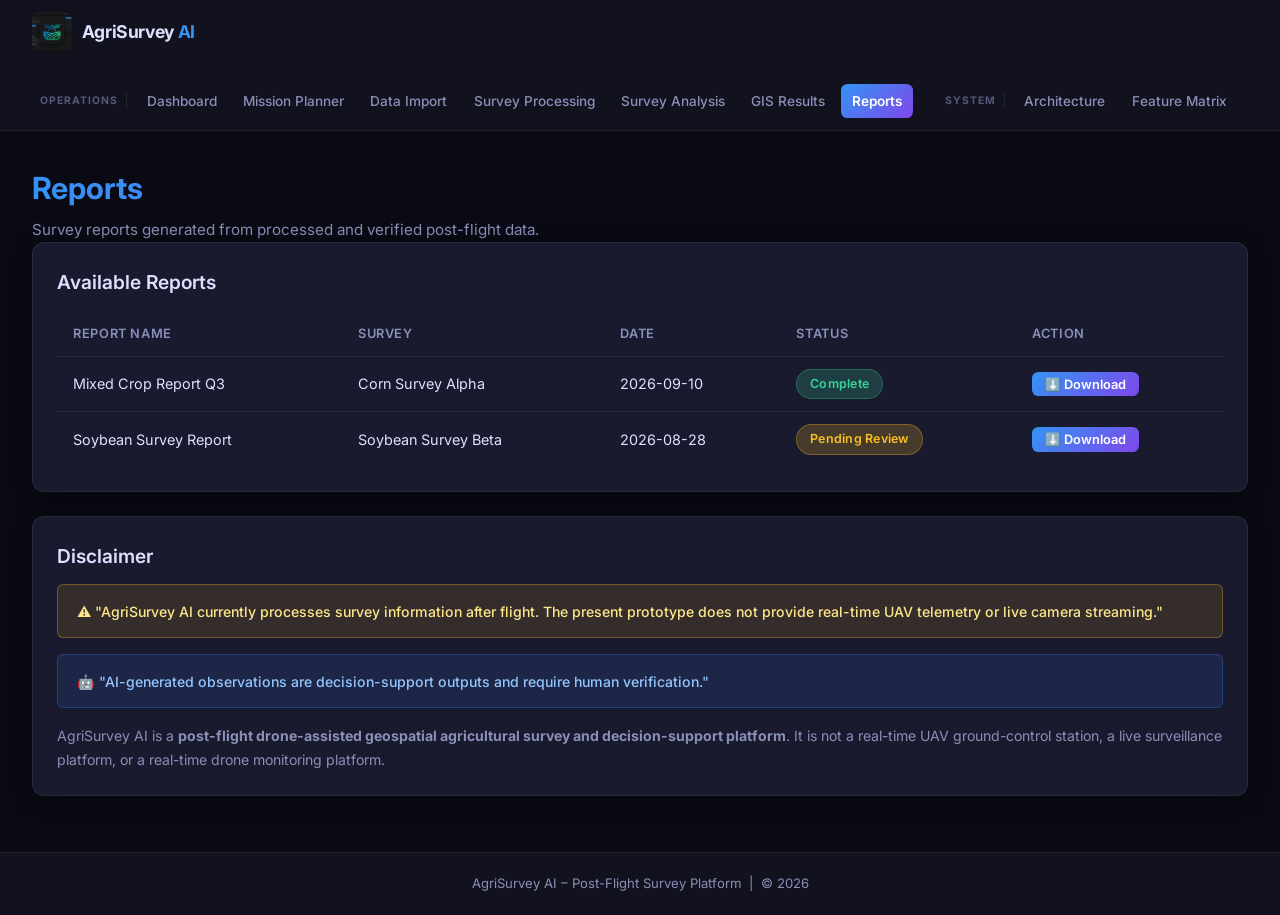
<file: reports.html>
<!DOCTYPE html>
<html lang="en">
<head>
  <meta charset="UTF-8" />
  <meta name="viewport" content="width=device-width, initial-scale=1.0" />
  <title>AgriSurvey AI – Reports & Disclaimer</title>
  <meta name="description" content="Survey reports and legal disclaimer for AgriSurvey AI." />
  <link rel="stylesheet" href="style.css" />
</head>
<body>
  <header>
    <div class="header-inner">
      <div class="brand">
        <img src="logo.jpg" alt="AgriSurvey AI" class="logo-img" />
        <span class="brand-name">AgriSurvey <span class="brand-accent">AI</span></span>
      </div>
      <nav>
        <div class="nav-group">
          <span class="nav-label">OPERATIONS</span>
          <a href="index.html">Dashboard</a>
          <a href="mission_planner.html">Mission Planner</a>
          <a href="data_import.html">Data Import</a>
          <a href="processing.html">Survey Processing</a>
          <a href="survey_analysis.html">Survey Analysis</a>
          <a href="gis_results.html">GIS Results</a>
          <a href="reports.html" class="active">Reports</a>
        </div>
        <div class="nav-group">
          <span class="nav-label">SYSTEM</span>
          <a href="architecture.html">Architecture</a>
          <a href="feature_matrix.html">Feature Matrix</a>
        </div>
      </nav>
    </div>
  </header>

  <main class="main-content">
    <h1>Reports</h1>
    <p class="subtitle">Survey reports generated from processed and verified post-flight data.</p>

    <div class="card">
      <h2>Available Reports</h2>
      <table class="data-table">
        <thead>
          <tr><th>Report Name</th><th>Survey</th><th>Date</th><th>Status</th><th>Action</th></tr>
        </thead>
        <tbody>
          <tr>
            <td>Mixed Crop Report Q3</td>
            <td>Corn Survey Alpha</td>
            <td>2026-09-10</td>
            <td><span class="badge badge-green">Complete</span></td>
            <td><button style="font-size:0.8rem; padding:0.3rem 0.8rem;">⬇️ Download</button></td>
          </tr>
          <tr>
            <td>Soybean Survey Report</td>
            <td>Soybean Survey Beta</td>
            <td>2026-08-28</td>
            <td><span class="badge badge-yellow">Pending Review</span></td>
            <td><button style="font-size:0.8rem; padding:0.3rem 0.8rem;" disabled>⬇️ Download</button></td>
          </tr>
        </tbody>
      </table>
    </div>

    <div class="card">
      <h2>Disclaimer</h2>
      <div class="banner banner-warn">
        ⚠️ "AgriSurvey AI currently processes survey information after flight. The present prototype does not provide real-time UAV telemetry or live camera streaming."
      </div>
      <div class="banner banner-info" style="margin-top:0.75rem;">
        🤖 "AI-generated observations are decision-support outputs and require human verification."
      </div>
      <p style="margin-top:1rem; font-size:0.88rem;">AgriSurvey AI is a <strong>post-flight drone-assisted geospatial agricultural survey and decision-support platform</strong>. It is not a real-time UAV ground-control station, a live surveillance platform, or a real-time drone monitoring platform.</p>
    </div>
  </main>

  <footer>
    <p>AgriSurvey AI – Post-Flight Survey Platform &nbsp;|&nbsp; &copy; 2026</p>
  </footer>
</body>
</html>
</file>
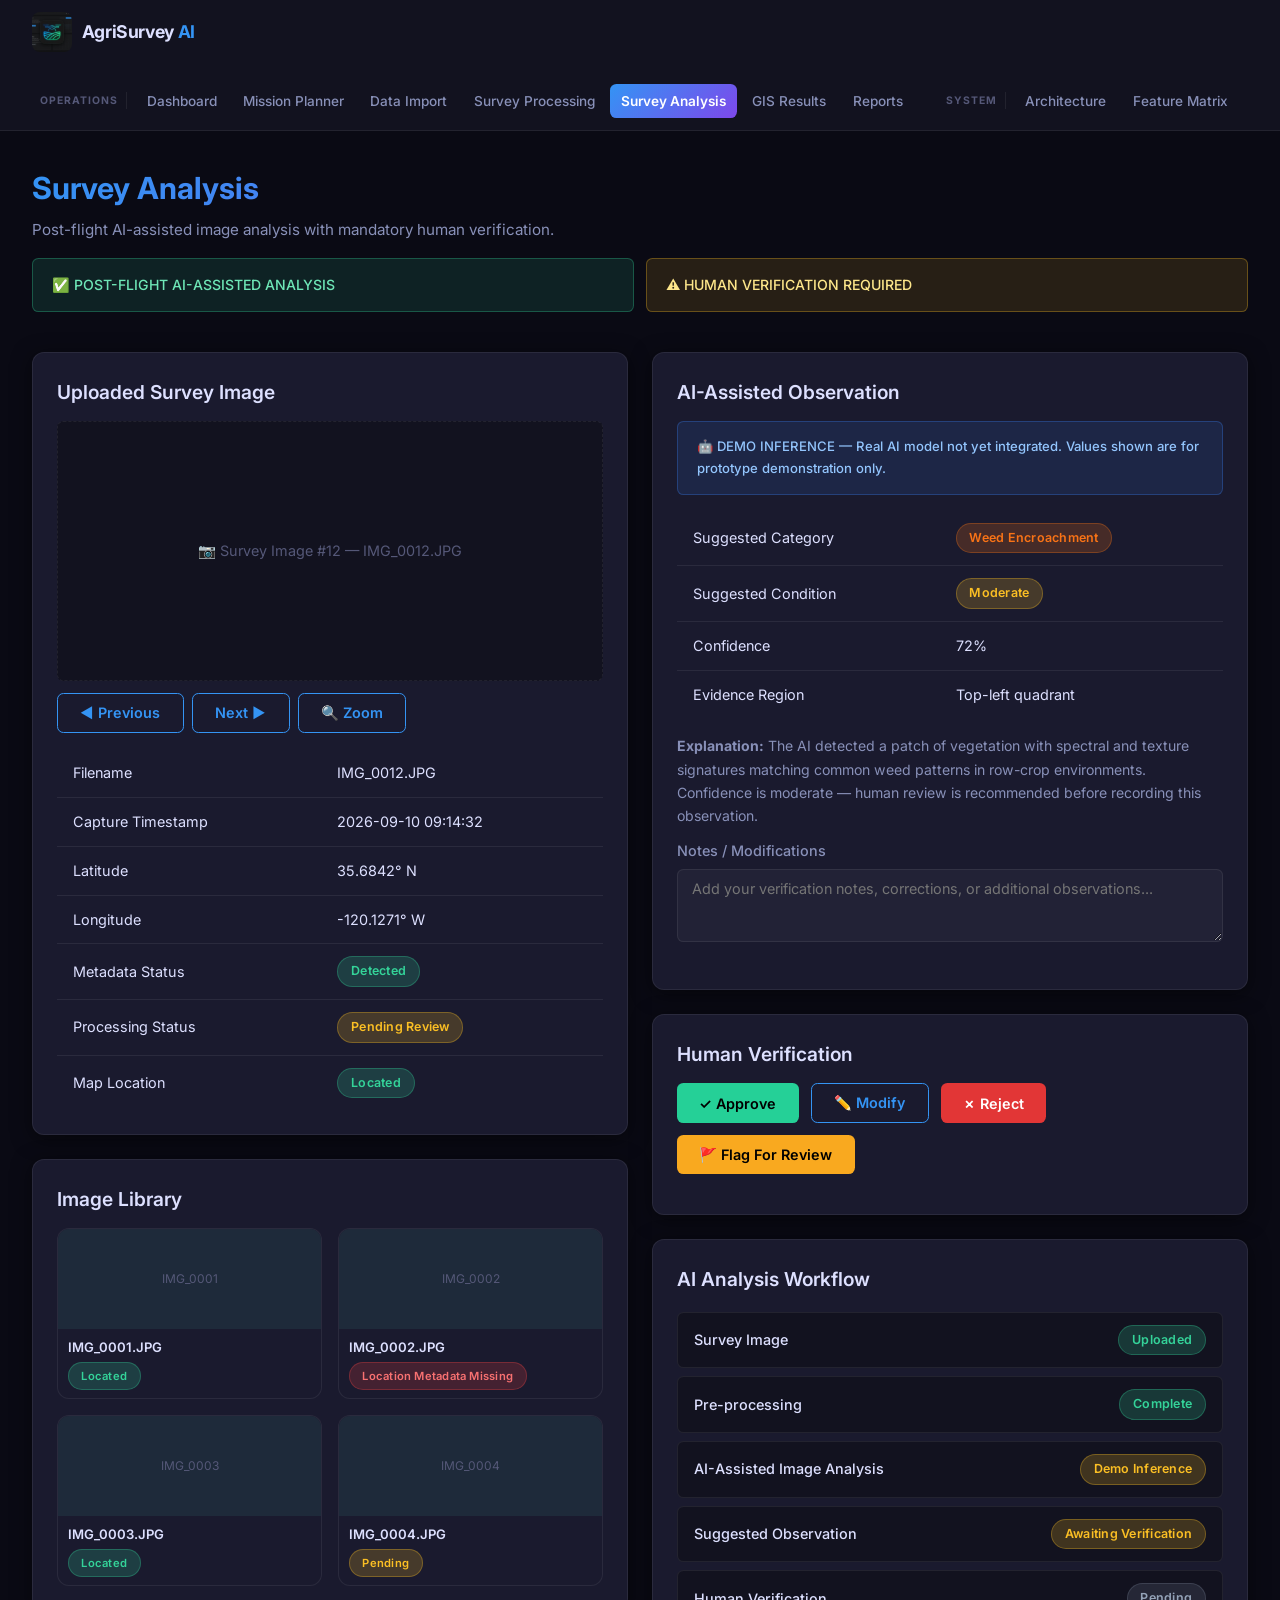
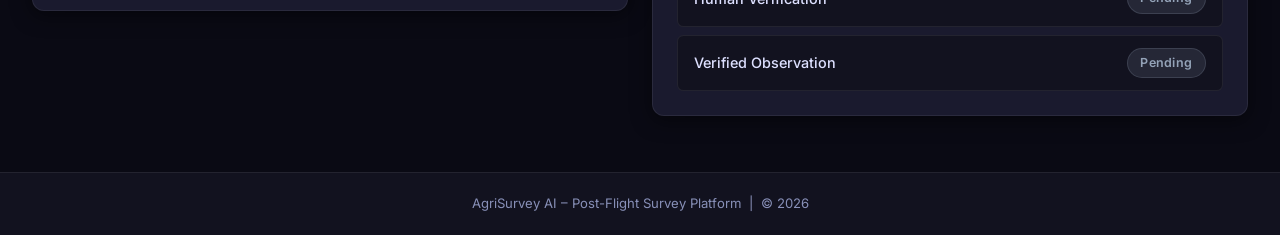
<file: survey_analysis.html>
<!DOCTYPE html>
<html lang="en">
<head>
  <meta charset="UTF-8" />
  <meta name="viewport" content="width=device-width, initial-scale=1.0" />
  <title>AgriSurvey AI – Survey Analysis</title>
  <meta name="description" content="AI-assisted post-flight survey image analysis with human verification." />
  <link rel="stylesheet" href="style.css" />
</head>
<body>
  <header>
    <div class="header-inner">
      <div class="brand">
        <img src="logo.jpg" alt="AgriSurvey AI" class="logo-img" />
        <span class="brand-name">AgriSurvey <span class="brand-accent">AI</span></span>
      </div>
      <nav>
        <div class="nav-group">
          <span class="nav-label">OPERATIONS</span>
          <a href="index.html">Dashboard</a>
          <a href="mission_planner.html">Mission Planner</a>
          <a href="data_import.html">Data Import</a>
          <a href="processing.html">Survey Processing</a>
          <a href="survey_analysis.html" class="active">Survey Analysis</a>
          <a href="gis_results.html">GIS Results</a>
          <a href="reports.html">Reports</a>
        </div>
        <div class="nav-group">
          <span class="nav-label">SYSTEM</span>
          <a href="architecture.html">Architecture</a>
          <a href="feature_matrix.html">Feature Matrix</a>
        </div>
      </nav>
    </div>
  </header>

  <main class="main-content">
    <h1>Survey Analysis</h1>
    <p class="subtitle">Post-flight AI-assisted image analysis with mandatory human verification.</p>

    <div style="display:flex; gap:0.75rem; margin-top:1rem; flex-wrap:wrap;">
      <div class="banner banner-success" style="flex:1;">✅ POST-FLIGHT AI-ASSISTED ANALYSIS</div>
      <div class="banner banner-warn" style="flex:1;">⚠️ HUMAN VERIFICATION REQUIRED</div>
    </div>

    <div class="split" style="margin-top:1.5rem;">
      <!-- Left: Image Viewer -->
      <div>
        <div class="card">
          <h2>Uploaded Survey Image</h2>
          <div style="background:var(--surface); border:1px dashed var(--border); border-radius:var(--radius-sm); height:260px; display:flex; align-items:center; justify-content:center; color:var(--text-dim); font-size:0.9rem; margin-bottom:0.75rem;">
            📷 Survey Image #12 — IMG_0012.JPG
          </div>
          <div style="display:flex; gap:0.5rem; flex-wrap:wrap; margin-bottom:1rem;">
            <button class="btn-outline">◀ Previous</button>
            <button class="btn-outline">Next ▶</button>
            <button class="btn-outline">🔍 Zoom</button>
          </div>
          <table class="data-table">
            <tbody>
              <tr><td>Filename</td><td>IMG_0012.JPG</td></tr>
              <tr><td>Capture Timestamp</td><td>2026-09-10 09:14:32</td></tr>
              <tr><td>Latitude</td><td>35.6842° N</td></tr>
              <tr><td>Longitude</td><td>-120.1271° W</td></tr>
              <tr><td>Metadata Status</td><td><span class="badge badge-green">Detected</span></td></tr>
              <tr><td>Processing Status</td><td><span class="badge badge-yellow">Pending Review</span></td></tr>
              <tr><td>Map Location</td><td><span class="badge badge-green">Located</span></td></tr>
            </tbody>
          </table>
        </div>

        <!-- Image Library -->
        <div class="card">
          <h2>Image Library</h2>
          <div class="image-grid">
            <div class="image-card">
              <div style="background:#1e2a3a; height:100px; display:flex; align-items:center; justify-content:center; color:var(--text-dim); font-size:0.75rem;">IMG_0001</div>
              <div class="img-meta"><div class="img-filename">IMG_0001.JPG</div><span class="badge badge-green" style="font-size:0.7rem;">Located</span></div>
            </div>
            <div class="image-card">
              <div style="background:#1e2a3a; height:100px; display:flex; align-items:center; justify-content:center; color:var(--text-dim); font-size:0.75rem;">IMG_0002</div>
              <div class="img-meta"><div class="img-filename">IMG_0002.JPG</div><span class="badge badge-red" style="font-size:0.7rem;">Location Metadata Missing</span></div>
            </div>
            <div class="image-card">
              <div style="background:#1e2a3a; height:100px; display:flex; align-items:center; justify-content:center; color:var(--text-dim); font-size:0.75rem;">IMG_0003</div>
              <div class="img-meta"><div class="img-filename">IMG_0003.JPG</div><span class="badge badge-green" style="font-size:0.7rem;">Located</span></div>
            </div>
            <div class="image-card">
              <div style="background:#1e2a3a; height:100px; display:flex; align-items:center; justify-content:center; color:var(--text-dim); font-size:0.75rem;">IMG_0004</div>
              <div class="img-meta"><div class="img-filename">IMG_0004.JPG</div><span class="badge badge-yellow" style="font-size:0.7rem;">Pending</span></div>
            </div>
          </div>
        </div>
      </div>

      <!-- Right: AI Observation Panel -->
      <div>
        <div class="card">
          <h2>AI-Assisted Observation</h2>
          <div class="banner banner-info" style="font-size:0.82rem; margin-bottom:1rem;">
            🤖 DEMO INFERENCE — Real AI model not yet integrated. Values shown are for prototype demonstration only.
          </div>
          <table class="data-table" style="margin-bottom:1rem;">
            <tbody>
              <tr><td>Suggested Category</td><td><span class="badge badge-orange">Weed Encroachment</span></td></tr>
              <tr><td>Suggested Condition</td><td><span class="badge badge-yellow">Moderate</span></td></tr>
              <tr><td>Confidence</td><td>72%</td></tr>
              <tr><td>Evidence Region</td><td>Top-left quadrant</td></tr>
            </tbody>
          </table>
          <p style="font-size:0.88rem; margin-bottom:0.75rem;"><strong>Explanation:</strong> The AI detected a patch of vegetation with spectral and texture signatures matching common weed patterns in row-crop environments. Confidence is moderate — human review is recommended before recording this observation.</p>

          <div class="input-group">
            <label>Notes / Modifications</label>
            <textarea rows="3" placeholder="Add your verification notes, corrections, or additional observations..."></textarea>
          </div>
        </div>

        <div class="card">
          <h2>Human Verification</h2>
          <div style="display:flex; gap:0.75rem; flex-wrap:wrap;">
            <button class="btn-success" id="approveBtn">✓ Approve</button>
            <button class="btn-outline" id="modifyBtn">✏️ Modify</button>
            <button class="btn-danger" id="rejectBtn">✗ Reject</button>
            <button class="btn-warn" id="flagBtn">🚩 Flag For Review</button>
          </div>
          <p id="verifyMsg" style="margin-top:1rem; font-size:0.88rem;"></p>
        </div>

        <div class="card">
          <h2>AI Analysis Workflow</h2>
          <div class="pipeline">
            <div class="pipeline-step"><span class="pipeline-step-name">Survey Image</span><span class="badge badge-green">Uploaded</span></div>
            <div class="pipeline-step"><span class="pipeline-step-name">Pre-processing</span><span class="badge badge-green">Complete</span></div>
            <div class="pipeline-step"><span class="pipeline-step-name">AI-Assisted Image Analysis</span><span class="badge badge-yellow">Demo Inference</span></div>
            <div class="pipeline-step"><span class="pipeline-step-name">Suggested Observation</span><span class="badge badge-yellow">Awaiting Verification</span></div>
            <div class="pipeline-step"><span class="pipeline-step-name">Human Verification</span><span class="badge badge-gray">Pending</span></div>
            <div class="pipeline-step"><span class="pipeline-step-name">Verified Observation</span><span class="badge badge-gray">Pending</span></div>
          </div>
        </div>
      </div>
    </div>
  </main>

  <footer>
    <p>AgriSurvey AI – Post-Flight Survey Platform &nbsp;|&nbsp; &copy; 2026</p>
  </footer>

  <script>
    const msg = document.getElementById('verifyMsg');
    document.getElementById('approveBtn').onclick = () => { msg.innerHTML = '<span class="badge badge-green">✓ Observation Approved and recorded.</span>'; };
    document.getElementById('modifyBtn').onclick  = () => { msg.innerHTML = '<span class="badge badge-blue">✏️ Please update the notes field and re-submit.</span>'; };
    document.getElementById('rejectBtn').onclick  = () => { msg.innerHTML = '<span class="badge badge-red">✗ Observation Rejected.</span>'; };
    document.getElementById('flagBtn').onclick    = () => { msg.innerHTML = '<span class="badge badge-yellow">🚩 Flagged for senior review.</span>'; };
  </script>
</body>
</html>
</file>
<file: style.css>
/* =============================================
   AgriSurvey AI — Global Stylesheet
   Post-Flight Survey Platform (Premium Dark)
   ============================================= */

@import url('https://fonts.googleapis.com/css2?family=Inter:wght@400;500;600;700&display=swap');

/* ---- CSS Variables ---- */
:root {
  --bg:          #0a0a14;
  --surface:     #12121f;
  --card:        #1a1a2e;
  --card-hover:  #1f1f38;
  --border:      rgba(255,255,255,0.07);
  --primary:     hsl(210, 90%, 58%);
  --primary-dim: hsl(210, 90%, 40%);
  --accent:      hsl(160, 70%, 48%);
  --warn:        hsl(38, 95%, 55%);
  --danger:      hsl(0, 75%, 55%);
  --text:        #dde0ff;
  --text-sec:    #8890b8;
  --text-dim:    #555878;
  --grad:        linear-gradient(135deg, hsl(210,90%,58%), hsl(260,80%,60%));
  --grad-accent: linear-gradient(135deg, hsl(160,70%,48%), hsl(210,90%,58%));
  --radius:      0.75rem;
  --radius-sm:   0.4rem;
  --shadow:      0 4px 20px rgba(0,0,0,0.5);
  --transition:  0.25s ease;
}

/* ---- Reset ---- */
*, *::before, *::after { box-sizing: border-box; margin: 0; padding: 0; }

html { scroll-behavior: smooth; }

body {
  font-family: 'Inter', sans-serif;
  background: var(--bg);
  color: var(--text);
  line-height: 1.65;
  min-height: 100vh;
  display: flex;
  flex-direction: column;
}

h1 { font-size: 1.9rem; font-weight: 700; background: var(--grad); -webkit-background-clip: text; -webkit-text-fill-color: transparent; background-clip: text; }
h2 { font-size: 1.2rem; font-weight: 600; color: var(--text); margin-bottom: 0.75rem; }
p  { color: var(--text-sec); }
.subtitle { color: var(--text-sec); margin-top: 0.25rem; font-size: 0.95rem; }

/* ---- Header ---- */
header {
  background: var(--surface);
  border-bottom: 1px solid var(--border);
  position: sticky;
  top: 0;
  z-index: 100;
  backdrop-filter: blur(12px);
}

.header-inner {
  max-width: 1400px;
  margin: 0 auto;
  padding: 0.75rem 2rem;
  display: flex;
  align-items: center;
  gap: 2rem;
  flex-wrap: wrap;
}

.brand {
  display: flex;
  align-items: center;
  gap: 0.6rem;
  flex-shrink: 0;
}

.logo-img {
  height: 40px;
  width: 40px;
  border-radius: 8px;
  object-fit: cover;
}

.brand-name {
  font-size: 1.1rem;
  font-weight: 700;
  color: var(--text);
  letter-spacing: -0.02em;
}

.brand-accent { color: var(--primary); }

nav {
  display: flex;
  gap: 1.5rem;
  flex-wrap: wrap;
  align-items: center;
}

.nav-group {
  display: flex;
  align-items: center;
  gap: 0.25rem;
  flex-wrap: wrap;
}

.nav-label {
  font-size: 0.65rem;
  font-weight: 700;
  color: var(--text-dim);
  letter-spacing: 0.1em;
  text-transform: uppercase;
  padding: 0 0.5rem;
  border-right: 1px solid var(--border);
  margin-right: 0.25rem;
}

nav a {
  color: var(--text-sec);
  text-decoration: none;
  font-size: 0.85rem;
  font-weight: 500;
  padding: 0.35rem 0.7rem;
  border-radius: var(--radius-sm);
  transition: var(--transition);
}

nav a:hover { color: var(--text); background: rgba(255,255,255,0.06); }
nav a.active { background: var(--grad); color: #fff; font-weight: 600; }

/* ---- Main ---- */
.main-content {
  flex: 1;
  padding: 2rem;
  max-width: 1400px;
  margin: 0 auto;
  width: 100%;
}

/* ---- Cards ---- */
.card {
  background: var(--card);
  border: 1px solid var(--border);
  border-radius: var(--radius);
  padding: 1.5rem;
  box-shadow: var(--shadow);
  transition: var(--transition);
  margin-bottom: 1.5rem;
}

.card:hover { background: var(--card-hover); transform: translateY(-2px); box-shadow: 0 8px 30px rgba(0,0,0,0.6); }

/* ---- Grid ---- */
.grid-3 { display: grid; grid-template-columns: repeat(auto-fit, minmax(200px, 1fr)); gap: 1.25rem; }
.grid-2 { display: grid; grid-template-columns: repeat(auto-fit, minmax(320px, 1fr)); gap: 1.5rem; }

/* ---- Stat Cards ---- */
.stat-card { text-align: center; padding: 1.75rem 1rem; }
.stat-icon { font-size: 2rem; margin-bottom: 0.5rem; }
.stat-value { font-size: 2.2rem; font-weight: 700; background: var(--grad); -webkit-background-clip: text; -webkit-text-fill-color: transparent; background-clip: text; }
.stat-label { font-size: 0.85rem; color: var(--text-sec); margin-top: 0.25rem; }

/* ---- Buttons ---- */
button, .btn {
  background: var(--grad);
  color: #fff;
  border: none;
  padding: 0.65rem 1.4rem;
  border-radius: var(--radius-sm);
  cursor: pointer;
  font-weight: 600;
  font-size: 0.9rem;
  font-family: inherit;
  transition: var(--transition);
  display: inline-flex;
  align-items: center;
  gap: 0.4rem;
  text-decoration: none;
}

button:hover, .btn:hover { opacity: 0.85; transform: translateY(-1px); }

.btn-outline {
  background: transparent;
  border: 1px solid var(--primary);
  color: var(--primary);
}

.btn-outline:hover { background: var(--primary); color: #fff; }

.btn-warn { background: var(--warn); color: #000; }
.btn-danger { background: var(--danger); color: #fff; }
.btn-success { background: var(--accent); color: #000; }

/* ---- Forms ---- */
.input-group { margin-bottom: 1rem; }
.input-group label { display: block; margin-bottom: 0.4rem; color: var(--text-sec); font-size: 0.9rem; font-weight: 500; }
.input-group input,
.input-group select,
.input-group textarea {
  width: 100%;
  padding: 0.6rem 0.9rem;
  border: 1px solid var(--border);
  border-radius: var(--radius-sm);
  background: rgba(255,255,255,0.04);
  color: var(--text);
  font-family: inherit;
  font-size: 0.9rem;
  transition: var(--transition);
  outline: none;
}

.input-group input:focus,
.input-group select:focus,
.input-group textarea:focus {
  border-color: var(--primary);
  background: rgba(var(--primary), 0.05);
}

/* ---- Status Badges ---- */
.badge {
  display: inline-flex;
  align-items: center;
  gap: 0.3rem;
  padding: 0.25rem 0.8rem;
  border-radius: 999px;
  font-size: 0.78rem;
  font-weight: 600;
  letter-spacing: 0.02em;
}

.badge-blue   { background: rgba(59,130,246,0.2); color: #60a5fa; border: 1px solid rgba(59,130,246,0.3); }
.badge-yellow { background: rgba(251,191,36,0.2); color: #fbbf24; border: 1px solid rgba(251,191,36,0.3); }
.badge-orange { background: rgba(249,115,22,0.2); color: #f97316; border: 1px solid rgba(249,115,22,0.3); }
.badge-green  { background: rgba(52,211,153,0.2); color: #34d399; border: 1px solid rgba(52,211,153,0.3); }
.badge-red    { background: rgba(239,68,68,0.2);  color: #f87171; border: 1px solid rgba(239,68,68,0.3); }
.badge-purple { background: rgba(167,139,250,0.2);color: #a78bfa; border: 1px solid rgba(167,139,250,0.3); }
.badge-gray   { background: rgba(148,163,184,0.15);color: #94a3b8; border: 1px solid rgba(148,163,184,0.2); }

/* ---- Workflow Bar ---- */
.workflow-bar {
  display: flex;
  align-items: center;
  flex-wrap: wrap;
  gap: 0.4rem;
  margin-top: 1rem;
}

.wf-step {
  padding: 0.4rem 0.9rem;
  border-radius: var(--radius-sm);
  font-size: 0.78rem;
  font-weight: 700;
  letter-spacing: 0.05em;
  border: 1px solid var(--border);
  color: var(--text-dim);
  background: var(--surface);
}

.wf-step.done   { border-color: var(--accent);   color: var(--accent);   background: rgba(52,211,153,0.08); }
.wf-step.active { border-color: var(--primary);  color: #fff;            background: var(--grad); }
.wf-arrow { color: var(--text-dim); font-weight: 700; }

/* ---- Activity List ---- */
.activity-list { list-style: none; display: flex; flex-direction: column; gap: 0.6rem; margin-top: 0.5rem; }
.activity-list li { display: flex; align-items: center; gap: 0.75rem; color: var(--text-sec); font-size: 0.9rem; }
.act-dot { width: 8px; height: 8px; border-radius: 50%; flex-shrink: 0; }
.act-dot.green  { background: var(--accent); }
.act-dot.blue   { background: var(--primary); }
.act-dot.yellow { background: var(--warn); }
.act-dot.purple { background: #a78bfa; }

/* ---- Pipeline ---- */
.pipeline { display: flex; flex-direction: column; gap: 0.5rem; margin-top: 1rem; }
.pipeline-step {
  display: flex;
  align-items: center;
  justify-content: space-between;
  background: var(--surface);
  border: 1px solid var(--border);
  border-radius: var(--radius-sm);
  padding: 0.75rem 1rem;
  gap: 1rem;
}

.pipeline-step-name { font-weight: 500; font-size: 0.9rem; }
.pipeline-arrow { color: var(--text-dim); font-size: 1.2rem; margin-left: 0.5rem; }

/* ---- Image Library ---- */
.image-grid { display: grid; grid-template-columns: repeat(auto-fill, minmax(175px, 1fr)); gap: 1rem; }
.image-card {
  background: var(--card);
  border: 1px solid var(--border);
  border-radius: var(--radius);
  overflow: hidden;
  transition: var(--transition);
}

.image-card:hover { transform: translateY(-3px); box-shadow: var(--shadow); }
.image-card img { width: 100%; height: 120px; object-fit: cover; display: block; }
.image-card .img-meta { padding: 0.5rem 0.6rem; font-size: 0.78rem; color: var(--text-sec); }
.image-card .img-filename { font-weight: 600; color: var(--text); font-size: 0.82rem; margin-bottom: 0.2rem; word-break: break-all; }

/* ---- Split Layout ---- */
.split { display: grid; grid-template-columns: 1fr 1fr; gap: 1.5rem; }
@media (max-width: 900px) { .split { grid-template-columns: 1fr; } }

/* ---- Table ---- */
.data-table { width: 100%; border-collapse: collapse; font-size: 0.9rem; }
.data-table th { text-align: left; padding: 0.75rem 1rem; color: var(--text-sec); font-weight: 600; border-bottom: 1px solid var(--border); font-size: 0.8rem; text-transform: uppercase; letter-spacing: 0.05em; }
.data-table td { padding: 0.75rem 1rem; border-bottom: 1px solid var(--border); color: var(--text); }
.data-table tr:last-child td { border-bottom: none; }
.data-table tr:hover td { background: rgba(255,255,255,0.03); }

/* ---- Disclaimer / Info banners ---- */
.banner {
  display: flex;
  align-items: center;
  gap: 0.75rem;
  padding: 0.9rem 1.2rem;
  border-radius: var(--radius-sm);
  font-size: 0.88rem;
  font-weight: 500;
  margin-bottom: 1rem;
}

.banner-info    { background: rgba(59,130,246,0.12);  border: 1px solid rgba(59,130,246,0.3);  color: #93c5fd; }
.banner-warn    { background: rgba(251,191,36,0.12);  border: 1px solid rgba(251,191,36,0.3);  color: #fde68a; }
.banner-success { background: rgba(52,211,153,0.12);  border: 1px solid rgba(52,211,153,0.3);  color: #6ee7b7; }
.banner-danger  { background: rgba(239,68,68,0.12);   border: 1px solid rgba(239,68,68,0.3);   color: #fca5a5; }

/* ---- Footer ---- */
footer {
  background: var(--surface);
  border-top: 1px solid var(--border);
  padding: 1.25rem 2rem;
  text-align: center;
  font-size: 0.82rem;
  color: var(--text-sec);
}

/* ---- Scrollbar ---- */
::-webkit-scrollbar { width: 6px; height: 6px; }
::-webkit-scrollbar-track { background: var(--surface); }
::-webkit-scrollbar-thumb { background: var(--border); border-radius: 3px; }
::-webkit-scrollbar-thumb:hover { background: var(--text-dim); }

/* ---- Responsive ---- */
@media (max-width: 768px) {
  .header-inner { flex-direction: column; align-items: flex-start; }
  nav { gap: 0.75rem; }
  .main-content { padding: 1rem; }
  h1 { font-size: 1.4rem; }
}

@media (max-width: 480px) {
  .grid-3 { grid-template-columns: 1fr 1fr; }
  .workflow-bar { gap: 0.3rem; }
  .wf-step { font-size: 0.7rem; padding: 0.3rem 0.6rem; }
}

/* ---- Animations ---- */
@keyframes fadeUp {
  from { opacity: 0; transform: translateY(16px); }
  to   { opacity: 1; transform: translateY(0); }
}

.card { animation: fadeUp 0.35s ease both; }
.card:nth-child(1) { animation-delay: 0.05s; }
.card:nth-child(2) { animation-delay: 0.10s; }
.card:nth-child(3) { animation-delay: 0.15s; }
.card:nth-child(4) { animation-delay: 0.20s; }
.card:nth-child(5) { animation-delay: 0.25s; }
.card:nth-child(6) { animation-delay: 0.30s; }
</file>
